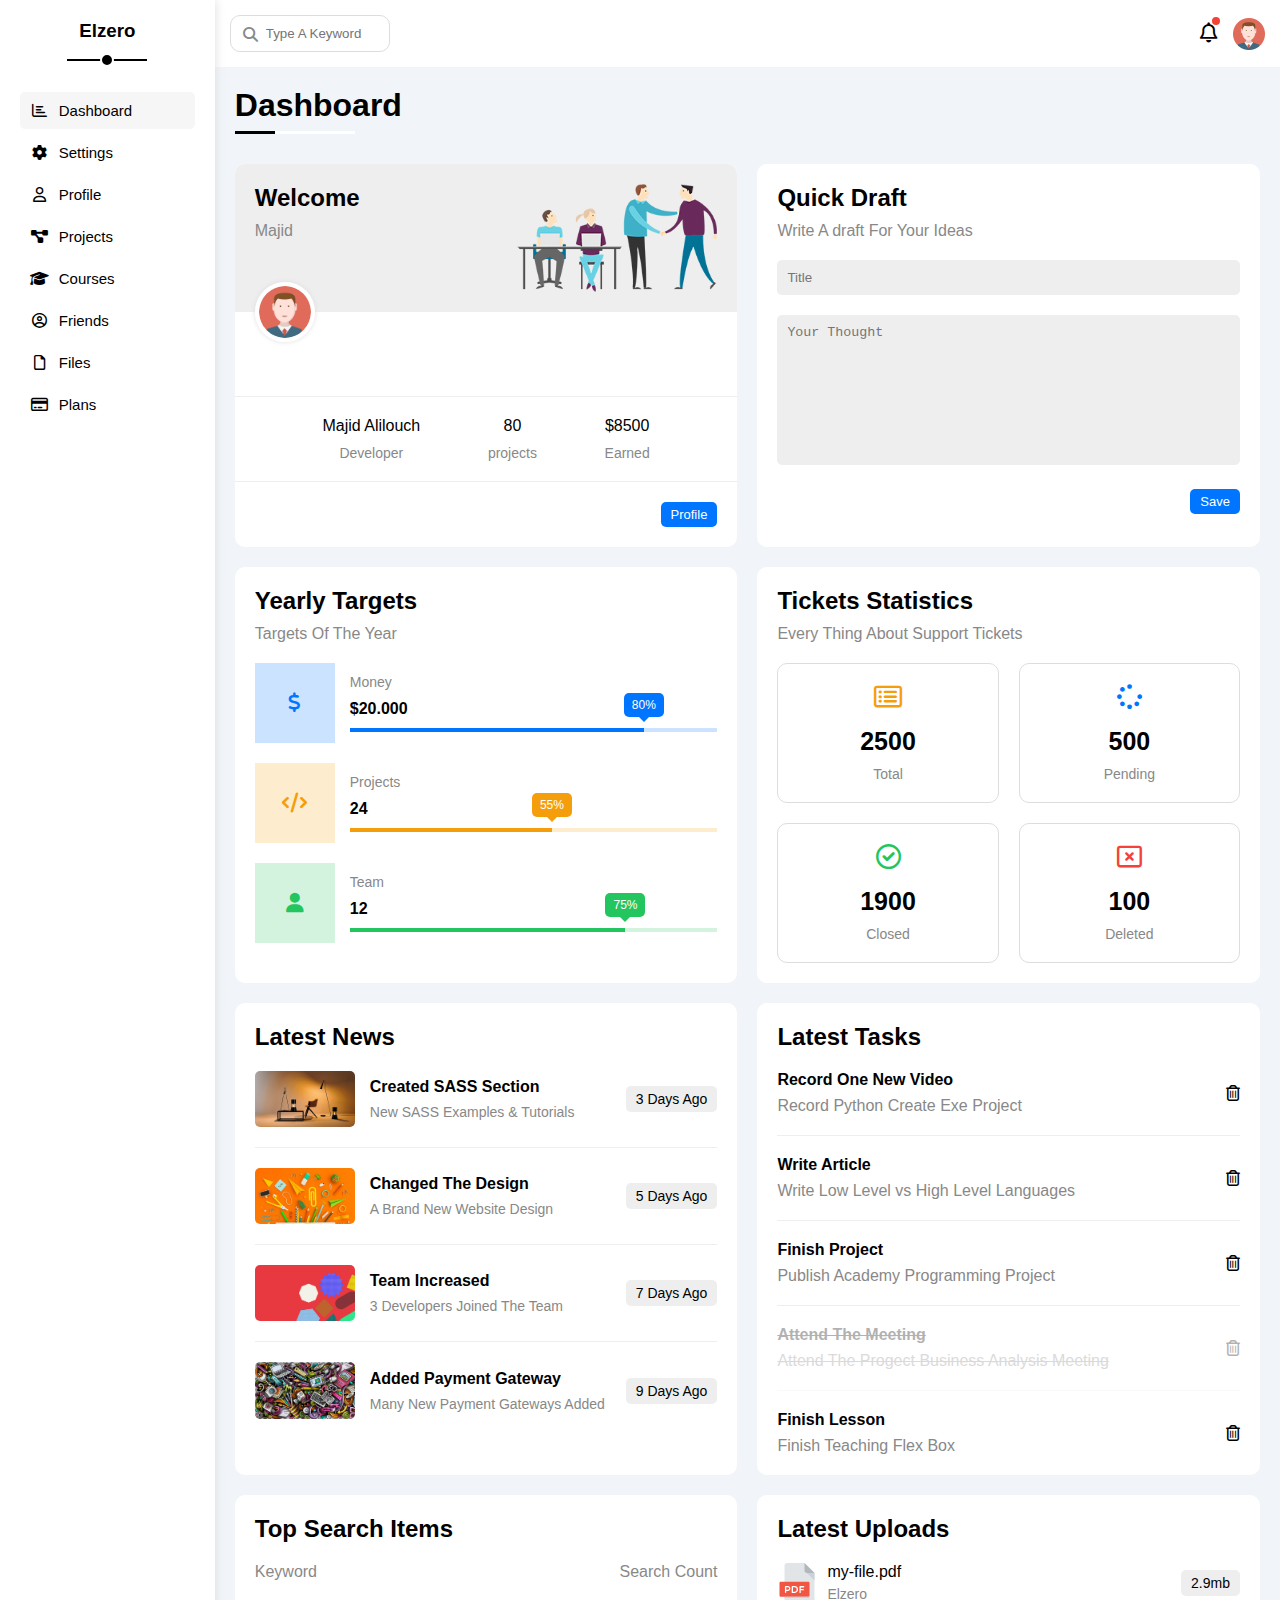
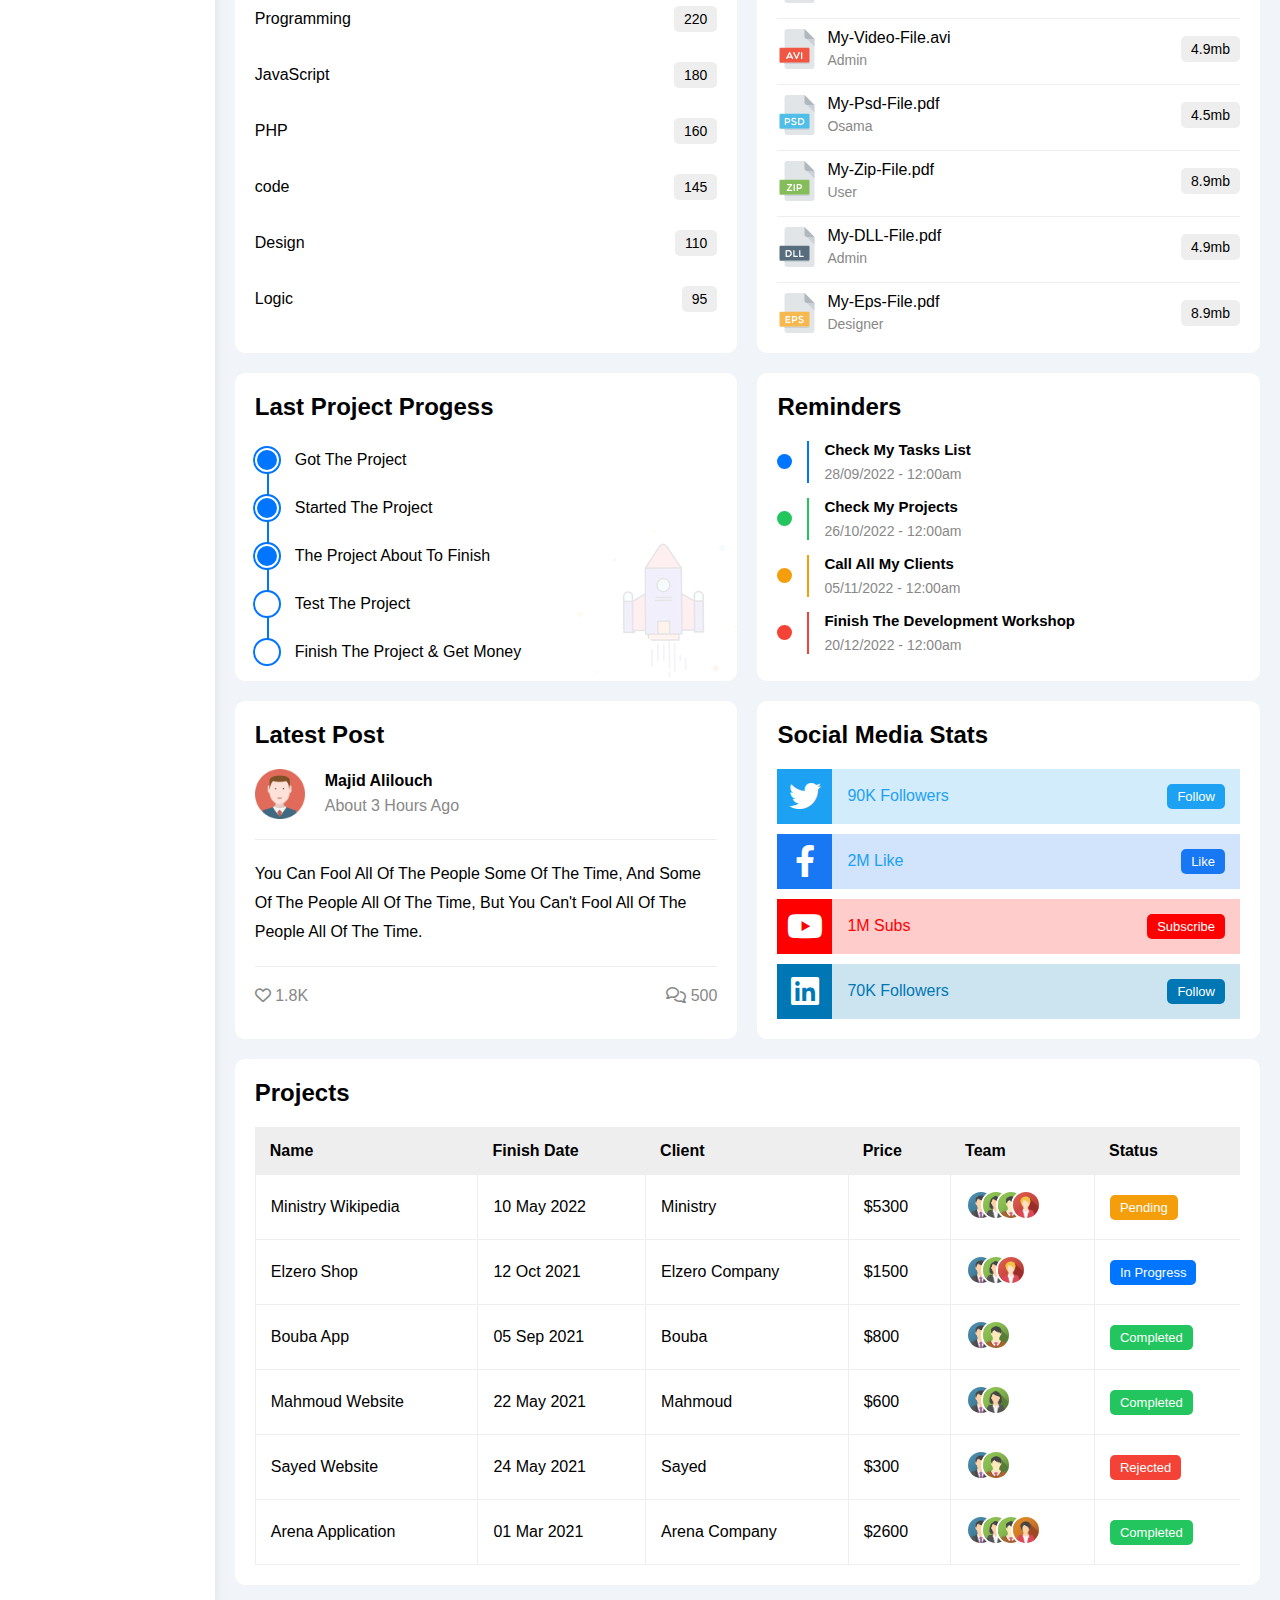
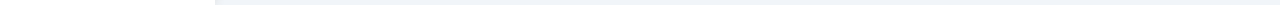
<file: index.html>
<!DOCTYPE html>
<html lang="en">
  <head>
    <meta charset="UTF-8" />
    <meta http-equiv="X-UA-Compatible" content="IE=edge" />
    <meta name="viewport" content="width=device-width, initial-scale=1.0" />
    <title>Dashboard</title>
    <!-- css file -->
    <link rel="stylesheet" href="css/master.css" />
    <!-- my framework -->
    <link rel="stylesheet" href="css/framework.css" />
    <!-- font awesome library -->
    <link rel="stylesheet" href="css/all.min.css" />
  </head>
  <body>
    <div class="page">
      <div class="side-bar">
        <h3>Elzero</h3>
        <ul>
          <li>
            <a class="active" href="index.html"
              ><i class="fa-regular fa-chart-bar fa-fw"></i
              ><span>Dashboard</span></a
            >
          </li>
          <li>
            <a href="settings.html"
              ><i class="fa-solid fa-gear fa-fw"></i><span>Settings</span></a
            >
          </li>
          <li>
            <a href="profile.html"
              ><i class="fa-regular fa-user fa-fw"></i><span>Profile</span></a
            >
          </li>
          <li>
            <a href="projects.html"
              ><i class="fa-solid fa-diagram-project fa-fw"></i
              ><span>Projects</span></a
            >
          </li>
          <li>
            <a href="courses.html"
              ><i class="fa-solid fa-graduation-cap fa-fw"></i
              ><span>Courses</span></a
            >
          </li>
          <li>
            <a href="friends.html"
              ><i class="fa-regular fa-circle-user fa-fw"></i
              ><span>Friends</span></a
            >
          </li>
          <li>
            <a href="files.html"
              ><i class="fa-regular fa-file fa-fw"></i><span>Files</span></a
            >
          </li>
          <li>
            <a href="plans.html"
              ><i class="fa-regular fa-credit-card fa-fw"></i
              ><span>Plans</span></a
            >
          </li>
        </ul>
      </div>
      <div class="content">
        <!-- start head -->
        <div class="head">
          <div class="search">
            <input type="search" placeholder="Type A Keyword" />
          </div>
          <div class="icons">
            <span>
              <i class="fa-regular fa-bell fa-lg"></i>
            </span>
            <img src="imgs/avatar.png" alt="avatar" />
          </div>
        </div>
        <!-- end head -->
        <h1 class="main-title">Dashboard</h1>
        <div class="wrapper">
          <div class="welcome b-c-white border-r-10 p-20">
            <div>
              <div>
                <h2>Welcome</h2>
                <p>Majid</p>
              </div>
              <img src="imgs/welcome.png" alt="welcome" />
            </div>
            <img src="imgs/avatar.png" alt="avatar" />
            <div class="info">
              <div>
                <span>Majid Alilouch</span>
                <span>Developer</span>
              </div>
              <div>
                <span>80</span>
                <span>projects</span>
              </div>
              <div>
                <span>$8500</span>
                <span>Earned</span>
              </div>
            </div>
            <a class="main-btn" href="profile.html">Profile</a>
          </div>
          <div class="quick b-c-white border-r-10 p-20">
            <h2>Quick Draft</h2>
            <p>Write A draft For Your Ideas</p>
            <form action="">
              <input class="main-input" type="text" placeholder="Title" />
              <textarea
                class="main-input"
                name=""
                id=""
                placeholder="Your Thought"
              ></textarea>
              <input class="main-btn" type="submit" value="Save" />
            </form>
          </div>
          <div class="targets b-c-white border-r-10 p-20">
            <h2>Yearly Targets</h2>
            <p>Targets Of The Year</p>
            <div class="money">
              <div class="icon">
                <i class="fa-solid fa-dollar-sign fa-lg c-blue"></i>
              </div>
              <div class="info">
                <span>Money</span>
                <span>$20.000</span>
                <div class="prog">
                  <span style="width: 80%">
                    <span>80%</span>
                  </span>
                </div>
              </div>
            </div>
            <div class="proyectos">
              <div class="icon">
                <i class="fa-solid fa-code fa-lg c-orange"></i>
              </div>
              <div class="info">
                <span>Projects</span>
                <span>24</span>
                <div class="prog">
                  <span style="width: 55%">
                    <span>55%</span>
                  </span>
                </div>
              </div>
            </div>
            <div class="team">
              <div class="icon">
                <i class="fa-solid fa-user fa-lg c-green"></i>
              </div>
              <div class="info">
                <span>Team</span>
                <span>12</span>
                <div class="prog">
                  <span style="width: 75%">
                    <span>75%</span>
                  </span>
                </div>
              </div>
            </div>
          </div>
          <div class="stats b-c-white border-r-10 p-20">
            <h2>Tickets Statistics</h2>
            <p>Every Thing About Support Tickets</p>
            <div class="info">
              <div>
                <i
                  class="fa-regular fa-rectangle-list fa-2x mb-10 c-orange"
                ></i>
                <span>2500</span>Total
              </div>
              <div>
                <i class="fa-solid fa-spinner fa-2x mb-10 c-blue"></i>
                <span>500</span>Pending
              </div>
              <div>
                <i class="fa-regular fa-circle-check fa-2x mb-10 c-green"></i>
                <span>1900</span>Closed
              </div>
              <div>
                <i class="fa-regular fa-rectangle-xmark fa-2x mb-10 c-red"></i>
                <span>100</span>Deleted
              </div>
            </div>
          </div>
          <div class="news b-c-white border-r-10 p-20">
            <h2>Latest News</h2>
            <div>
              <img src="imgs/news-01.png" alt="news" />
              <div class="info">
                <h3>Created SASS Section</h3>
                <p>New SASS Examples & Tutorials</p>
              </div>
              <div>3 Days Ago</div>
            </div>
            <div>
              <img src="imgs/news-02.png" alt="news" />
              <div class="info">
                <h3>Changed The Design</h3>
                <p>A Brand New Website Design</p>
              </div>
              <div>5 Days Ago</div>
            </div>
            <div>
              <img src="imgs/news-03.png" alt="news" />
              <div class="info">
                <h3>Team Increased</h3>
                <p>3 Developers Joined The Team</p>
              </div>
              <div>7 Days Ago</div>
            </div>
            <div>
              <img src="imgs/news-04.png" alt="news" />
              <div class="info">
                <h3>Added Payment Gateway</h3>
                <p>Many New Payment Gateways Added</p>
              </div>
              <div>9 Days Ago</div>
            </div>
          </div>
          <div class="tasks b-c-white border-r-10 p-20">
            <h2>Latest Tasks</h2>
            <div>
              <div>
                <h3>Record One New Video</h3>
                <p>Record Python Create Exe Project</p>
              </div>
              <i class="fa-regular fa-trash-can delete"></i>
            </div>
            <div>
              <div>
                <h3>Write Article</h3>
                <p>Write Low Level vs High Level Languages</p>
              </div>
              <i class="fa-regular fa-trash-can delete"></i>
            </div>
            <div>
              <div>
                <h3>Finish Project</h3>
                <p>Publish Academy Programming Project</p>
              </div>
              <i class="fa-regular fa-trash-can delete"></i>
            </div>
            <div>
              <div>
                <h3>Attend The Meeting</h3>
                <p>Attend The Progect Business Analysis Meeting</p>
              </div>
              <i class="fa-regular fa-trash-can delete"></i>
            </div>
            <div>
              <div>
                <h3>Finish Lesson</h3>
                <p>Finish Teaching Flex Box</p>
              </div>
              <i class="fa-regular fa-trash-can delete"></i>
            </div>
          </div>
          <div class="search b-c-white border-r-10 p-20">
            <h2>Top Search Items</h2>
            <div class="items-head">
              <div>Keyword</div>
              <div>Search Count</div>
            </div>
            <div class="items">
              <span>Programming</span>
              <span>220</span>
            </div>
            <div class="items">
              <span>JavaScript</span>
              <span>180</span>
            </div>
            <div class="items">
              <span>PHP</span>
              <span>160</span>
            </div>
            <div class="items">
              <span>code</span>
              <span>145</span>
            </div>
            <div class="items">
              <span>Design</span>
              <span>110</span>
            </div>
            <div class="items">
              <span>Logic</span>
              <span>95</span>
            </div>
          </div>
          <div class="uploads b-c-white border-r-10 p-20">
            <h2>Latest Uploads</h2>
            <ul>
              <li>
                <div>
                  <img src="imgs/pdf.svg" alt="pdf" />
                  <div><span>my-file.pdf</span><span>Elzero</span></div>
                </div>
                <div>2.9mb</div>
              </li>
              <li>
                <div>
                  <img src="imgs/avi.svg" alt="avi" />
                  <div><span>My-Video-File.avi</span><span>Admin</span></div>
                </div>
                <div>4.9mb</div>
              </li>
              <li>
                <div>
                  <img src="imgs/psd.svg" alt="psd" />
                  <div><span>My-Psd-File.pdf</span><span>Osama</span></div>
                </div>
                <div>4.5mb</div>
              </li>
              <li>
                <div>
                  <img src="imgs/zip.svg" alt="zip" />
                  <div><span>My-Zip-File.pdf</span><span>User</span></div>
                </div>
                <div>8.9mb</div>
              </li>
              <li>
                <div>
                  <img src="imgs/dll.svg" alt="dll" />
                  <div><span>My-DLL-File.pdf</span><span>Admin</span></div>
                </div>
                <div>4.9mb</div>
              </li>
              <li>
                <div>
                  <img src="imgs/eps.svg" alt="eps" />
                  <div><span>My-Eps-File.pdf</span><span>Designer</span></div>
                </div>
                <div>8.9mb</div>
              </li>
            </ul>
          </div>
          <div class="project-prog b-c-white border-r-10 p-20">
            <h2>Last Project Progess</h2>
            <ul>
              <li>Got The Project</li>
              <li>Started The Project</li>
              <li>The Project About To Finish</li>
              <li>Test The Project</li>
              <li>Finish The Project & Get Money</li>
            </ul>
            <img src="imgs/project.png" alt="Project" />
          </div>
          <div class="reminders b-c-white border-r-10 p-20">
            <h2>Reminders</h2>
            <ul>
              <li>
                <span class="b-c-blue"></span>
                <div>
                  <p>Check My Tasks List</p>
                  <span>28/09/2022 - 12:00am </span>
                </div>
              </li>
              <li>
                <span class="b-c-green"></span>
                <div>
                  <p>Check My Projects</p>
                  <span>26/10/2022 - 12:00am </span>
                </div>
              </li>
              <li>
                <span class="b-c-orange"></span>
                <div>
                  <p>Call All My Clients</p>
                  <span>05/11/2022 - 12:00am </span>
                </div>
              </li>
              <li>
                <span class="b-c-red"></span>
                <div>
                  <p>Finish The Development Workshop</p>
                  <span>20/12/2022 - 12:00am </span>
                </div>
              </li>
            </ul>
          </div>
          <div class="post b-c-white border-r-10 p-20">
            <h2>Latest Post</h2>
            <div>
              <img src="imgs/avatar.png" alt="avatar" />
              <div class="info">
                <span>Majid Alilouch</span><span>About 3 Hours Ago</span>
              </div>
            </div>
            <div class="paragraph">
              You Can Fool All Of The People Some Of The Time, And Some Of The
              People All Of The Time, But You Can't Fool All Of The People All
              Of The Time.
            </div>
            <div class="foot">
              <div>
                <i class="fa-regular fa-heart"></i>
                <span>1.8K</span>
              </div>
              <div>
                <i class="fa-regular fa-comments"></i>
                <span>500</span>
              </div>
            </div>
          </div>
          <div class="social b-c-white border-r-10 p-20">
            <h2>Social Media Stats</h2>
            <div class="twitter">
              <i
                class="fa-brands fa-twitter fa-2x c-white h-full center-flex"
              ></i>
              <span>90K Followers</span>
              <a class="main-btn" href="#">Follow</a>
            </div>
            <div class="facebook">
              <i
                class="fa-brands fa-facebook-f fa-2x c-white h-full center-flex"
              ></i>
              <span>2M Like</span>
              <a class="main-btn" href="#">Like</a>
            </div>
            <div class="youtube">
              <i
                class="fa-brands fa-youtube fa-2x c-white h-full center-flex"
              ></i>
              <span>1M Subs</span>
              <a class="main-btn" href="#">Subscribe</a>
            </div>
            <div class="linkedin">
              <i
                class="fa-brands fa-linkedin fa-2x c-white h-full center-flex"
              ></i>
              <span>70K Followers</span>
              <a class="main-btn" href="#">Follow</a>
            </div>
          </div>
        </div>
        <!-- start projects table -->
        <div class="projects">
          <h2>Projects</h2>
          <div class="responsive-table">
            <table>
              <thead>
                <tr>
                  <td>Name</td>
                  <td>Finish Date</td>
                  <td>Client</td>
                  <td>Price</td>
                  <td>Team</td>
                  <td>Status</td>
                </tr>
              </thead>
              <tbody>
                <tr>
                  <td>Ministry Wikipedia</td>
                  <td>10 May 2022</td>
                  <td>Ministry</td>
                  <td>$5300</td>
                  <td>
                    <img src="imgs/team-01.png" alt="team" /><img
                      src="imgs/team-02.png"
                      alt="team"
                    /><img src="imgs/team-03.png" alt="team" /><img
                      src="imgs/team-05.png"
                      alt="team"
                    />
                  </td>
                  <td><span class="b-c-orange main-btn">Pending</span></td>
                </tr>
                <tr>
                  <td>Elzero Shop</td>
                  <td>12 Oct 2021</td>
                  <td>Elzero Company</td>
                  <td>$1500</td>
                  <td>
                    <img src="imgs/team-01.png" alt="team" /><img
                      src="imgs/team-02.png"
                      alt="team"
                    /><img src="imgs/team-05.png" alt="team" />
                  </td>
                  <td><span class="b-c-blue main-btn">In Progress</span></td>
                </tr>
                <tr>
                  <td>Bouba App</td>
                  <td>05 Sep 2021</td>
                  <td>Bouba</td>
                  <td>$800</td>
                  <td>
                    <img src="imgs/team-01.png" alt="team" /><img
                      src="imgs/team-03.png"
                      alt="team"
                    />
                  </td>
                  <td><span class="b-c-green main-btn">Completed</span></td>
                </tr>
                <tr>
                  <td>Mahmoud Website</td>
                  <td>22 May 2021</td>
                  <td>Mahmoud</td>
                  <td>$600</td>
                  <td>
                    <img src="imgs/team-01.png" alt="team" /><img
                      src="imgs/team-02.png"
                      alt="team"
                    />
                  </td>
                  <td><span class="b-c-green main-btn">Completed</span></td>
                </tr>
                <tr>
                  <td>Sayed Website</td>
                  <td>24 May 2021</td>
                  <td>Sayed</td>
                  <td>$300</td>
                  <td>
                    <img src="imgs/team-01.png" alt="team" /><img
                      src="imgs/team-03.png"
                      alt="team"
                    />
                  </td>
                  <td><span class="b-c-red main-btn">Rejected</span></td>
                </tr>
                <tr>
                  <td>Arena Application</td>
                  <td>01 Mar 2021</td>
                  <td>Arena Company</td>
                  <td>$2600</td>
                  <td>
                    <img src="imgs/team-01.png" alt="team" /><img
                      src="imgs/team-02.png"
                      alt="team"
                    /><img src="imgs/team-03.png" alt="team" /><img
                      src="imgs/team-04.png"
                      alt="team"
                    />
                  </td>
                  <td><span class="b-c-green main-btn">Completed</span></td>
                </tr>
              </tbody>
            </table>
          </div>
        </div>
        <!-- end projects table -->
      </div>
    </div>
  </body>
</html>
</file>
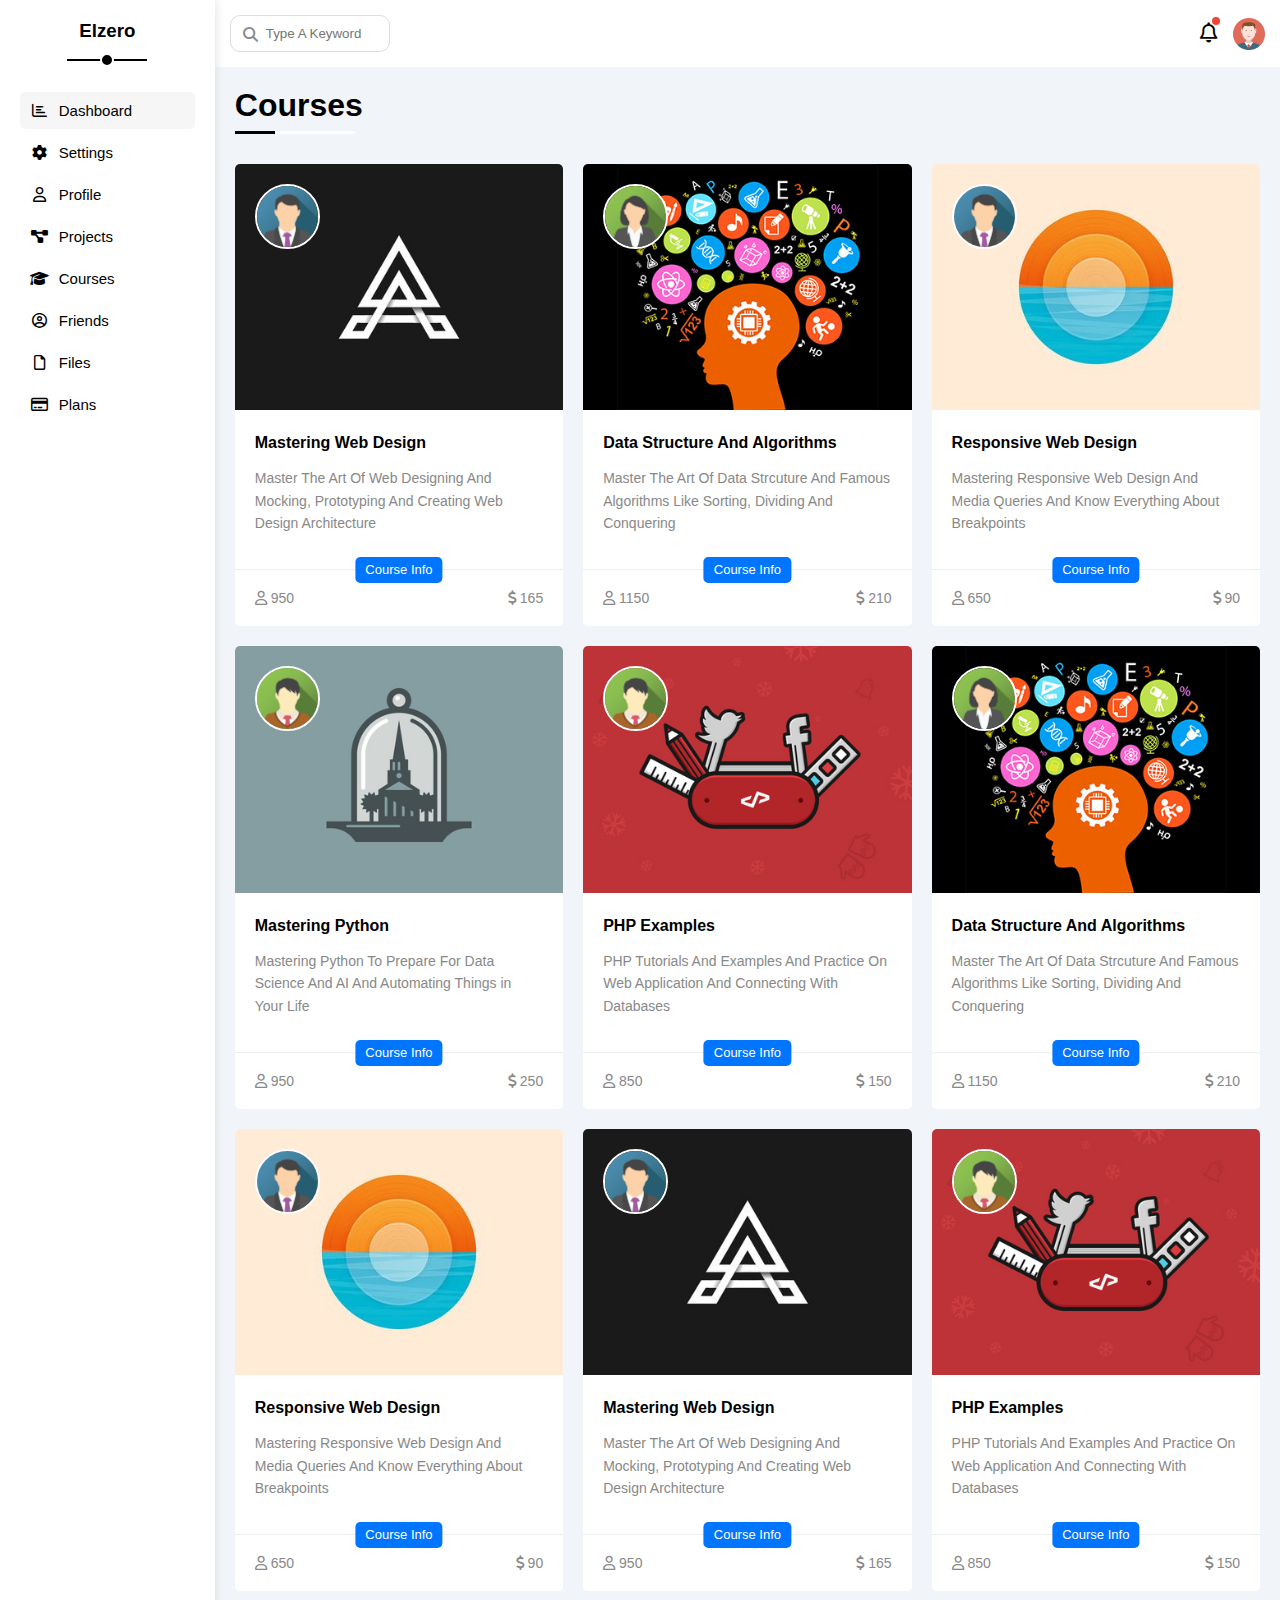
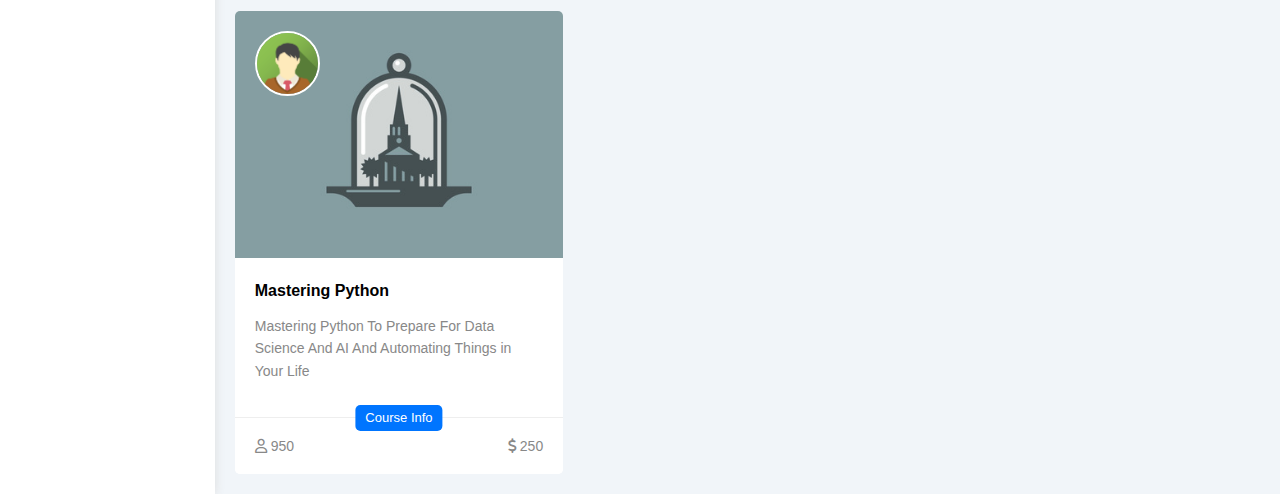
<file: courses.html>
<!DOCTYPE html>
<html lang="en">
  <head>
    <meta charset="UTF-8" />
    <meta http-equiv="X-UA-Compatible" content="IE=edge" />
    <meta name="viewport" content="width=device-width, initial-scale=1.0" />
    <title>Courses</title>
    <!-- css file -->
    <link rel="stylesheet" href="css/master.css" />
    <!-- my framework -->
    <link rel="stylesheet" href="css/framework.css" />
    <!-- font awesome library -->
    <link rel="stylesheet" href="css/all.min.css" />
  </head>
  <body>
    <div class="page">
      <div class="side-bar">
        <h3>Elzero</h3>
        <ul>
          <li>
            <a class="active" href="index.html"
              ><i class="fa-regular fa-chart-bar fa-fw"></i
              ><span>Dashboard</span></a
            >
          </li>
          <li>
            <a href="Settings.html"
              ><i class="fa-solid fa-gear fa-fw"></i><span>Settings</span></a
            >
          </li>
          <li>
            <a href="profile.html"
              ><i class="fa-regular fa-user fa-fw"></i><span>Profile</span></a
            >
          </li>
          <li>
            <a href="projects.html"
              ><i class="fa-solid fa-diagram-project fa-fw"></i
              ><span>Projects</span></a
            >
          </li>
          <li>
            <a href="courses.html"
              ><i class="fa-solid fa-graduation-cap fa-fw"></i
              ><span>Courses</span></a
            >
          </li>
          <li>
            <a href="friends.html"
              ><i class="fa-regular fa-circle-user fa-fw"></i
              ><span>Friends</span></a
            >
          </li>
          <li>
            <a href="files.html"
              ><i class="fa-regular fa-file fa-fw"></i><span>Files</span></a
            >
          </li>
          <li>
            <a href="plans.html"
              ><i class="fa-regular fa-credit-card fa-fw"></i
              ><span>Plans</span></a
            >
          </li>
        </ul>
      </div>
      <div class="content">
        <!-- start head -->
        <div class="head">
          <div class="search">
            <input type="search" placeholder="Type A Keyword" />
          </div>
          <div class="icons">
            <span>
              <i class="fa-regular fa-bell fa-lg"></i>
            </span>
            <img src="imgs/avatar.png" alt="avatar" />
          </div>
        </div>
        <!-- end head -->
        <h1 class="main-title">Courses</h1>
        <div class="courses-page">
          <div class="box b-c-white border-r-5">
            <img src="imgs/course-01.jpg" alt="course img" />
            <img src="imgs/team-01.png" alt="team member" />
            <div class="text">
              <h4>Mastering Web Design</h4>
              <p>
                Master The Art Of Web Designing And Mocking, Prototyping And
                Creating Web Design Architecture
              </p>
            </div>
            <div class="info">
              <span class="main-btn">Course Info</span>
              <span><i class="fa-regular fa-user"></i> 950</span>
              <span><i class="fa-solid fa-dollar-sign"></i> 165</span>
            </div>
          </div>
          <div class="box b-c-white border-r-5">
            <img src="imgs/course-02.jpg" alt="course img" />
            <img src="imgs/team-02.png" alt="team member" />
            <div class="text">
              <h4>Data Structure And Algorithms</h4>
              <p>
                Master The Art Of Data Strcuture And Famous Algorithms Like
                Sorting, Dividing And Conquering
              </p>
            </div>
            <div class="info">
              <span class="main-btn">Course Info</span>
              <span><i class="fa-regular fa-user"></i> 1150</span>
              <span><i class="fa-solid fa-dollar-sign"></i> 210</span>
            </div>
          </div>
          <div class="box b-c-white border-r-5">
            <img src="imgs/course-03.jpg" alt="course img" />
            <img src="imgs/team-01.png" alt="team member" />
            <div class="text">
              <h4>Responsive Web Design</h4>
              <p>
                Mastering Responsive Web Design And Media Queries And Know
                Everything About Breakpoints
              </p>
            </div>
            <div class="info">
              <span class="main-btn">Course Info</span>
              <span><i class="fa-regular fa-user"></i> 650</span>
              <span><i class="fa-solid fa-dollar-sign"></i> 90</span>
            </div>
          </div>
          <div class="box b-c-white border-r-5">
            <img src="imgs/course-04.jpg" alt="course img" />
            <img src="imgs/team-03.png" alt="team member" />
            <div class="text">
              <h4>Mastering Python</h4>
              <p>
                Mastering Python To Prepare For Data Science And AI And
                Automating Things in Your Life
              </p>
            </div>
            <div class="info">
              <span class="main-btn">Course Info</span>
              <span><i class="fa-regular fa-user"></i> 950</span>
              <span><i class="fa-solid fa-dollar-sign"></i> 250</span>
            </div>
          </div>
          <div class="box b-c-white border-r-5">
            <img src="imgs/course-05.jpg" alt="course img" />
            <img src="imgs/team-03.png" alt="team member" />
            <div class="text">
              <h4>PHP Examples</h4>
              <p>
                PHP Tutorials And Examples And Practice On Web Application And
                Connecting With Databases
              </p>
            </div>
            <div class="info">
              <span class="main-btn">Course Info</span>
              <span><i class="fa-regular fa-user"></i> 850</span>
              <span><i class="fa-solid fa-dollar-sign"></i> 150</span>
            </div>
          </div>
          <div class="box b-c-white border-r-5">
            <img src="imgs/course-02.jpg" alt="course img" />
            <img src="imgs/team-02.png" alt="team member" />
            <div class="text">
              <h4>Data Structure And Algorithms</h4>
              <p>
                Master The Art Of Data Strcuture And Famous Algorithms Like
                Sorting, Dividing And Conquering
              </p>
            </div>
            <div class="info">
              <span class="main-btn">Course Info</span>
              <span><i class="fa-regular fa-user"></i> 1150</span>
              <span><i class="fa-solid fa-dollar-sign"></i> 210</span>
            </div>
          </div>
          <div class="box b-c-white border-r-5">
            <img src="imgs/course-03.jpg" alt="course img" />
            <img src="imgs/team-01.png" alt="team member" />
            <div class="text">
              <h4>Responsive Web Design</h4>
              <p>
                Mastering Responsive Web Design And Media Queries And Know
                Everything About Breakpoints
              </p>
            </div>
            <div class="info">
              <span class="main-btn">Course Info</span>
              <span><i class="fa-regular fa-user"></i> 650</span>
              <span><i class="fa-solid fa-dollar-sign"></i> 90</span>
            </div>
          </div>
          <div class="box b-c-white border-r-5">
            <img src="imgs/course-01.jpg" alt="course img" />
            <img src="imgs/team-01.png" alt="team member" />
            <div class="text">
              <h4>Mastering Web Design</h4>
              <p>
                Master The Art Of Web Designing And Mocking, Prototyping And
                Creating Web Design Architecture
              </p>
            </div>
            <div class="info">
              <span class="main-btn">Course Info</span>
              <span><i class="fa-regular fa-user"></i> 950</span>
              <span><i class="fa-solid fa-dollar-sign"></i> 165</span>
            </div>
          </div>
          <div class="box b-c-white border-r-5">
            <img src="imgs/course-05.jpg" alt="course img" />
            <img src="imgs/team-03.png" alt="team member" />
            <div class="text">
              <h4>PHP Examples</h4>
              <p>
                PHP Tutorials And Examples And Practice On Web Application And
                Connecting With Databases
              </p>
            </div>
            <div class="info">
              <span class="main-btn">Course Info</span>
              <span><i class="fa-regular fa-user"></i> 850</span>
              <span><i class="fa-solid fa-dollar-sign"></i> 150</span>
            </div>
          </div>
          <div class="box b-c-white border-r-5">
            <img src="imgs/course-04.jpg" alt="course img" />
            <img src="imgs/team-03.png" alt="team member" />
            <div class="text">
              <h4>Mastering Python</h4>
              <p>
                Mastering Python To Prepare For Data Science And AI And
                Automating Things in Your Life
              </p>
            </div>
            <div class="info">
              <span class="main-btn">Course Info</span>
              <span><i class="fa-regular fa-user"></i> 950</span>
              <span><i class="fa-solid fa-dollar-sign"></i> 250</span>
            </div>
          </div>
        </div>
      </div>
    </div>
  </body>
</html>
</file>
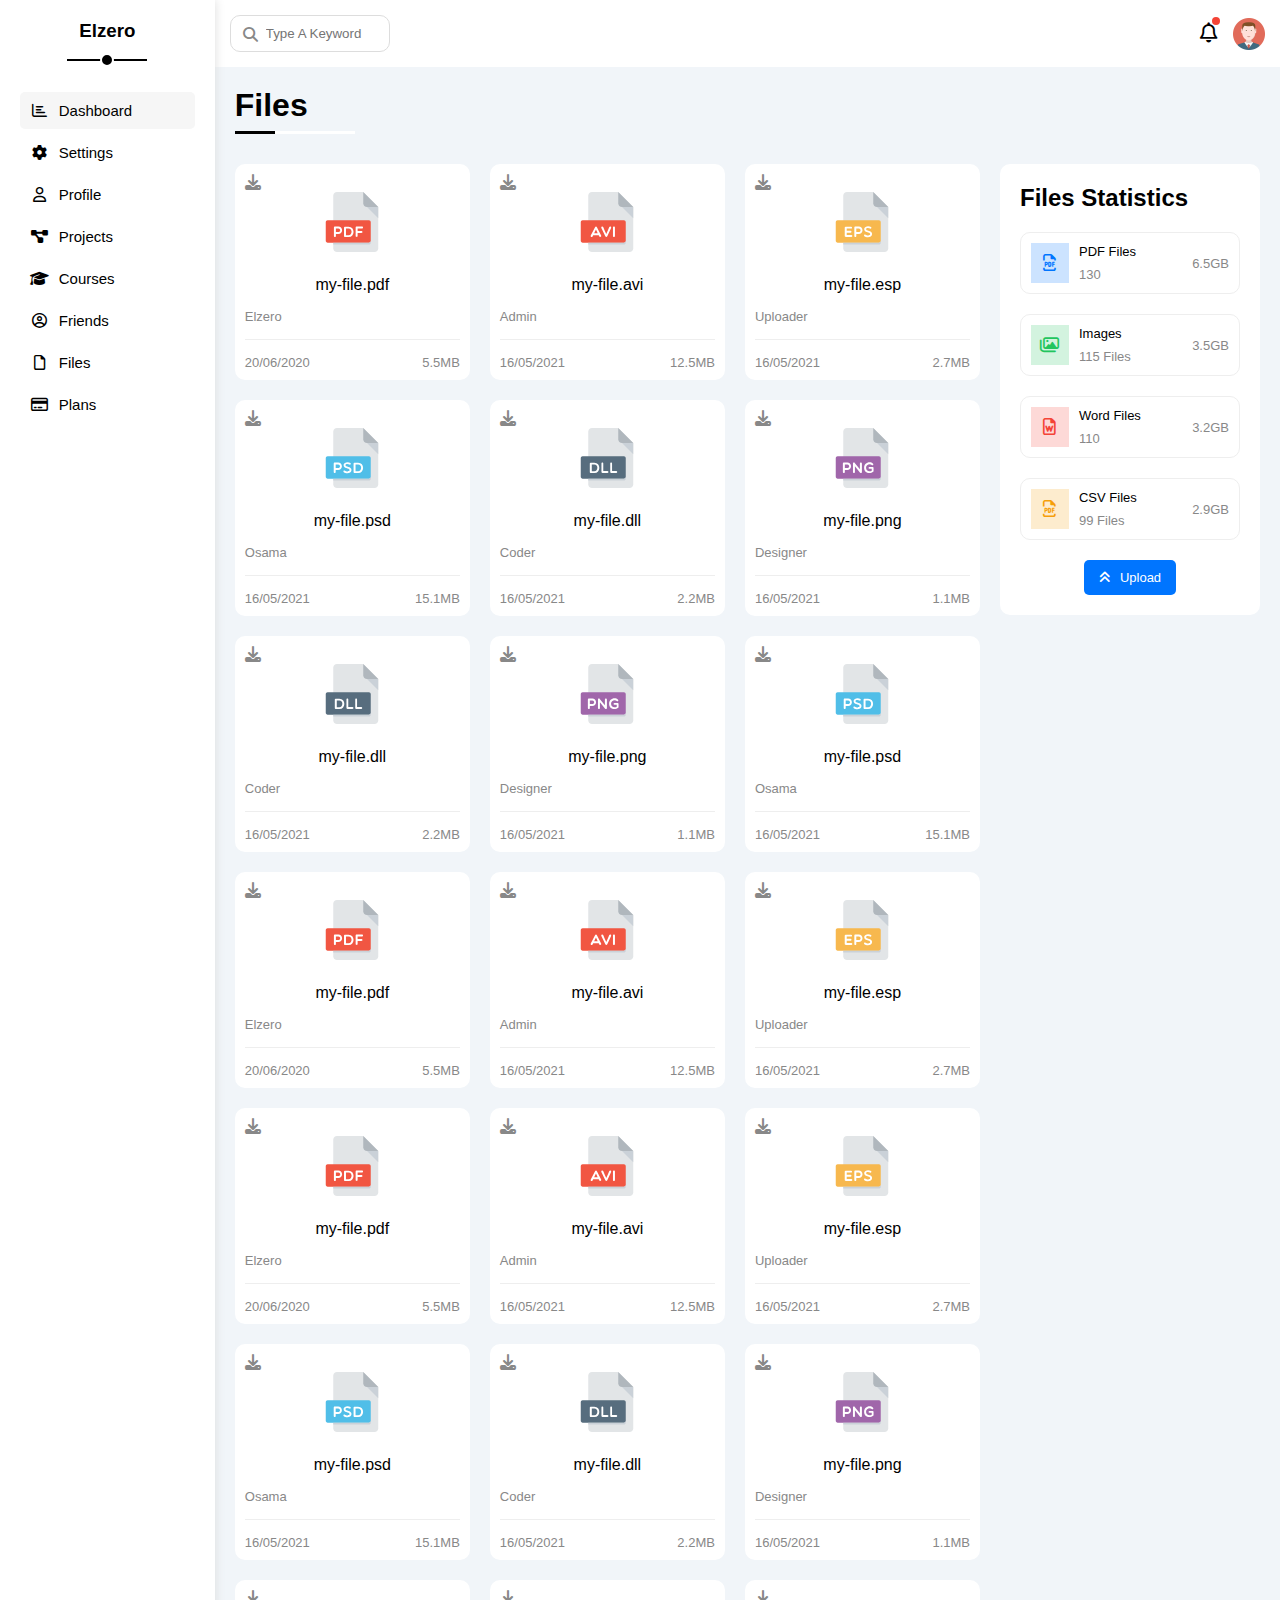
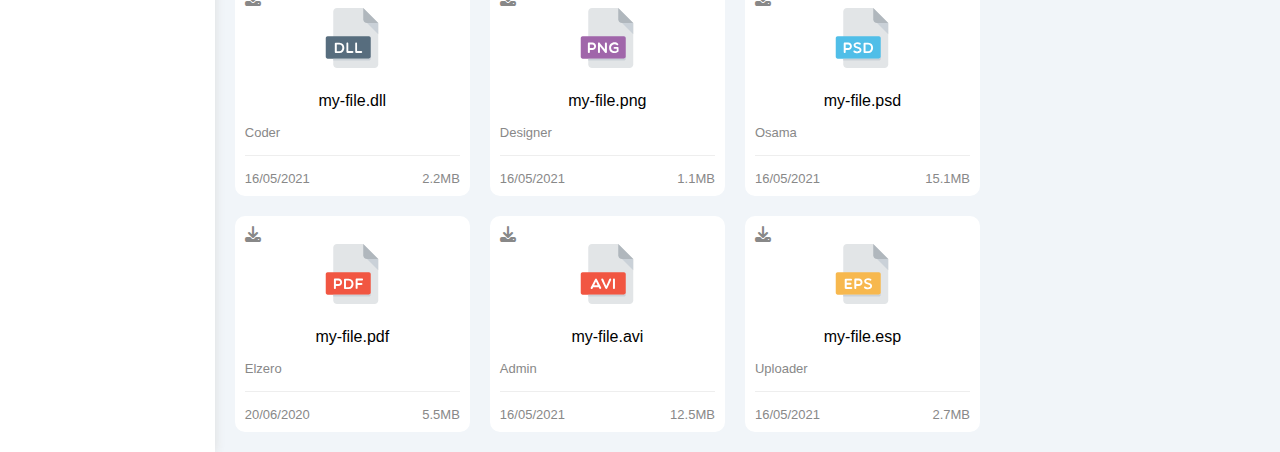
<file: files.html>
<!DOCTYPE html>
<html lang="en">
  <head>
    <meta charset="UTF-8" />
    <meta http-equiv="X-UA-Compatible" content="IE=edge" />
    <meta name="viewport" content="width=device-width, initial-scale=1.0" />
    <title>Files</title>
    <!-- css file -->
    <link rel="stylesheet" href="css/master.css" />
    <!-- my framework -->
    <link rel="stylesheet" href="css/framework.css" />
    <!-- font awesome library -->
    <link rel="stylesheet" href="css/all.min.css" />
  </head>
  <body>
    <div class="page">
      <div class="side-bar">
        <h3>Elzero</h3>
        <ul>
          <li>
            <a class="active" href="index.html"
              ><i class="fa-regular fa-chart-bar fa-fw"></i
              ><span>Dashboard</span></a
            >
          </li>
          <li>
            <a href="Settings.html"
              ><i class="fa-solid fa-gear fa-fw"></i><span>Settings</span></a
            >
          </li>
          <li>
            <a href="profile.html"
              ><i class="fa-regular fa-user fa-fw"></i><span>Profile</span></a
            >
          </li>
          <li>
            <a href="projects.html"
              ><i class="fa-solid fa-diagram-project fa-fw"></i
              ><span>Projects</span></a
            >
          </li>
          <li>
            <a href="courses.html"
              ><i class="fa-solid fa-graduation-cap fa-fw"></i
              ><span>Courses</span></a
            >
          </li>
          <li>
            <a href="friends.html"
              ><i class="fa-regular fa-circle-user fa-fw"></i
              ><span>Friends</span></a
            >
          </li>
          <li>
            <a href="files.html"
              ><i class="fa-regular fa-file fa-fw"></i><span>Files</span></a
            >
          </li>
          <li>
            <a href="plans.html"
              ><i class="fa-regular fa-credit-card fa-fw"></i
              ><span>Plans</span></a
            >
          </li>
        </ul>
      </div>
      <div class="content">
        <!-- start head -->
        <div class="head">
          <div class="search">
            <input type="search" placeholder="Type A Keyword" />
          </div>
          <div class="icons">
            <span>
              <i class="fa-regular fa-bell fa-lg"></i>
            </span>
            <img src="imgs/avatar.png" alt="avatar" />
          </div>
        </div>
        <!-- end head -->
        <h1 class="main-title">Files</h1>
        <div class="files-page">
          <div class="files-stats b-c-white border-r-10 p-20">
            <h2>Files Statistics</h2>
            <div class="stat">
              <i class="fa-regular fa-file-pdf fa-lg c-blue"></i>
              <div class="info">
                <div><span>PDF Files </span><span>130</span></div>
                <div>6.5GB</div>
              </div>
            </div>
            <div class="stat">
              <i class="fa-regular fa-images fa-lg c-green"></i>
              <div class="info">
                <div><span>Images </span><span>115 Files</span></div>
                <div>3.5GB</div>
              </div>
            </div>
            <div class="stat">
              <i class="fa-regular fa-file-word fa-lg c-red"></i>
              <div class="info">
                <div><span>Word Files </span><span>110</span></div>
                <div>3.2GB</div>
              </div>
            </div>
            <div class="stat">
              <i class="fa-regular fa-file-pdf fa-lg c-orange"></i>
              <div class="info">
                <div><span>CSV Files </span><span>99 Files</span></div>
                <div>2.9GB</div>
              </div>
            </div>
            <a href="#" class="upload"
              ><i class="fa-solid fa-angles-up mr-10"></i>Upload</a
            >
          </div>
          <div class="content">
            <div class="box b-c-white border-r-10 p-10">
              <i class="fa-solid fa-download c-grey p-absolute"></i>
              <div>
                <img src="imgs/pdf.svg" alt="icon" />
              </div>
              <div>my-file.pdf</div>
              <p>Elzero</p>
              <div class="info">
                <span>20/06/2020 </span>
                <span>5.5MB </span>
              </div>
            </div>
            <div class="box b-c-white border-r-10 p-10">
              <i class="fa-solid fa-download c-grey p-absolute"></i>
              <div>
                <img src="imgs/avi.svg" alt="icon" />
              </div>
              <div>my-file.avi</div>
              <p>Admin</p>
              <div class="info">
                <span>16/05/2021 </span>
                <span>12.5MB </span>
              </div>
            </div>
            <div class="box b-c-white border-r-10 p-10">
              <i class="fa-solid fa-download c-grey p-absolute"></i>
              <div>
                <img src="imgs/eps.svg" alt="icon" />
              </div>
              <div>my-file.esp</div>
              <p>Uploader</p>
              <div class="info">
                <span>16/05/2021 </span>
                <span>2.7MB </span>
              </div>
            </div>
            <div class="box b-c-white border-r-10 p-10">
              <i class="fa-solid fa-download c-grey p-absolute"></i>
              <div>
                <img src="imgs/psd.svg" alt="icon" />
              </div>
              <div>my-file.psd</div>
              <p>Osama</p>
              <div class="info">
                <span>16/05/2021 </span>
                <span>15.1MB </span>
              </div>
            </div>
            <div class="box b-c-white border-r-10 p-10">
              <i class="fa-solid fa-download c-grey p-absolute"></i>
              <div>
                <img src="imgs/dll.svg" alt="icon" />
              </div>
              <div>my-file.dll</div>
              <p>Coder</p>
              <div class="info">
                <span>16/05/2021 </span>
                <span>2.2MB </span>
              </div>
            </div>
            <div class="box b-c-white border-r-10 p-10">
              <i class="fa-solid fa-download c-grey p-absolute"></i>
              <div>
                <img src="imgs/png.svg" alt="icon" />
              </div>
              <div>my-file.png</div>
              <p>Designer</p>
              <div class="info">
                <span>16/05/2021 </span>
                <span>1.1MB </span>
              </div>
            </div>
            <div class="box b-c-white border-r-10 p-10">
              <i class="fa-solid fa-download c-grey p-absolute"></i>
              <div>
                <img src="imgs/dll.svg" alt="icon" />
              </div>
              <div>my-file.dll</div>
              <p>Coder</p>
              <div class="info">
                <span>16/05/2021 </span>
                <span>2.2MB </span>
              </div>
            </div>
            <div class="box b-c-white border-r-10 p-10">
              <i class="fa-solid fa-download c-grey p-absolute"></i>
              <div>
                <img src="imgs/png.svg" alt="icon" />
              </div>
              <div>my-file.png</div>
              <p>Designer</p>
              <div class="info">
                <span>16/05/2021 </span>
                <span>1.1MB </span>
              </div>
            </div>
            <div class="box b-c-white border-r-10 p-10">
              <i class="fa-solid fa-download c-grey p-absolute"></i>
              <div>
                <img src="imgs/psd.svg" alt="icon" />
              </div>
              <div>my-file.psd</div>
              <p>Osama</p>
              <div class="info">
                <span>16/05/2021 </span>
                <span>15.1MB </span>
              </div>
            </div>
            <div class="box b-c-white border-r-10 p-10">
              <i class="fa-solid fa-download c-grey p-absolute"></i>
              <div>
                <img src="imgs/pdf.svg" alt="icon" />
              </div>
              <div>my-file.pdf</div>
              <p>Elzero</p>
              <div class="info">
                <span>20/06/2020 </span>
                <span>5.5MB </span>
              </div>
            </div>
            <div class="box b-c-white border-r-10 p-10">
              <i class="fa-solid fa-download c-grey p-absolute"></i>
              <div>
                <img src="imgs/avi.svg" alt="icon" />
              </div>
              <div>my-file.avi</div>
              <p>Admin</p>
              <div class="info">
                <span>16/05/2021 </span>
                <span>12.5MB </span>
              </div>
            </div>
            <div class="box b-c-white border-r-10 p-10">
              <i class="fa-solid fa-download c-grey p-absolute"></i>
              <div>
                <img src="imgs/eps.svg" alt="icon" />
              </div>
              <div>my-file.esp</div>
              <p>Uploader</p>
              <div class="info">
                <span>16/05/2021 </span>
                <span>2.7MB </span>
              </div>
            </div>
            <div class="box b-c-white border-r-10 p-10">
              <i class="fa-solid fa-download c-grey p-absolute"></i>
              <div>
                <img src="imgs/pdf.svg" alt="icon" />
              </div>
              <div>my-file.pdf</div>
              <p>Elzero</p>
              <div class="info">
                <span>20/06/2020 </span>
                <span>5.5MB </span>
              </div>
            </div>
            <div class="box b-c-white border-r-10 p-10">
              <i class="fa-solid fa-download c-grey p-absolute"></i>
              <div>
                <img src="imgs/avi.svg" alt="icon" />
              </div>
              <div>my-file.avi</div>
              <p>Admin</p>
              <div class="info">
                <span>16/05/2021 </span>
                <span>12.5MB </span>
              </div>
            </div>
            <div class="box b-c-white border-r-10 p-10">
              <i class="fa-solid fa-download c-grey p-absolute"></i>
              <div>
                <img src="imgs/eps.svg" alt="icon" />
              </div>
              <div>my-file.esp</div>
              <p>Uploader</p>
              <div class="info">
                <span>16/05/2021 </span>
                <span>2.7MB </span>
              </div>
            </div>
            <div class="box b-c-white border-r-10 p-10">
              <i class="fa-solid fa-download c-grey p-absolute"></i>
              <div>
                <img src="imgs/psd.svg" alt="icon" />
              </div>
              <div>my-file.psd</div>
              <p>Osama</p>
              <div class="info">
                <span>16/05/2021 </span>
                <span>15.1MB </span>
              </div>
            </div>
            <div class="box b-c-white border-r-10 p-10">
              <i class="fa-solid fa-download c-grey p-absolute"></i>
              <div>
                <img src="imgs/dll.svg" alt="icon" />
              </div>
              <div>my-file.dll</div>
              <p>Coder</p>
              <div class="info">
                <span>16/05/2021 </span>
                <span>2.2MB </span>
              </div>
            </div>
            <div class="box b-c-white border-r-10 p-10">
              <i class="fa-solid fa-download c-grey p-absolute"></i>
              <div>
                <img src="imgs/png.svg" alt="icon" />
              </div>
              <div>my-file.png</div>
              <p>Designer</p>
              <div class="info">
                <span>16/05/2021 </span>
                <span>1.1MB </span>
              </div>
            </div>
            <div class="box b-c-white border-r-10 p-10">
              <i class="fa-solid fa-download c-grey p-absolute"></i>
              <div>
                <img src="imgs/dll.svg" alt="icon" />
              </div>
              <div>my-file.dll</div>
              <p>Coder</p>
              <div class="info">
                <span>16/05/2021 </span>
                <span>2.2MB </span>
              </div>
            </div>
            <div class="box b-c-white border-r-10 p-10">
              <i class="fa-solid fa-download c-grey p-absolute"></i>
              <div>
                <img src="imgs/png.svg" alt="icon" />
              </div>
              <div>my-file.png</div>
              <p>Designer</p>
              <div class="info">
                <span>16/05/2021 </span>
                <span>1.1MB </span>
              </div>
            </div>
            <div class="box b-c-white border-r-10 p-10">
              <i class="fa-solid fa-download c-grey p-absolute"></i>
              <div>
                <img src="imgs/psd.svg" alt="icon" />
              </div>
              <div>my-file.psd</div>
              <p>Osama</p>
              <div class="info">
                <span>16/05/2021 </span>
                <span>15.1MB </span>
              </div>
            </div>
            <div class="box b-c-white border-r-10 p-10">
              <i class="fa-solid fa-download c-grey p-absolute"></i>
              <div>
                <img src="imgs/pdf.svg" alt="icon" />
              </div>
              <div>my-file.pdf</div>
              <p>Elzero</p>
              <div class="info">
                <span>20/06/2020 </span>
                <span>5.5MB </span>
              </div>
            </div>
            <div class="box b-c-white border-r-10 p-10">
              <i class="fa-solid fa-download c-grey p-absolute"></i>
              <div>
                <img src="imgs/avi.svg" alt="icon" />
              </div>
              <div>my-file.avi</div>
              <p>Admin</p>
              <div class="info">
                <span>16/05/2021 </span>
                <span>12.5MB </span>
              </div>
            </div>
            <div class="box b-c-white border-r-10 p-10">
              <i class="fa-solid fa-download c-grey p-absolute"></i>
              <div>
                <img src="imgs/eps.svg" alt="icon" />
              </div>
              <div>my-file.esp</div>
              <p>Uploader</p>
              <div class="info">
                <span>16/05/2021 </span>
                <span>2.7MB </span>
              </div>
            </div>
          </div>
        </div>
      </div>
    </div>
  </body>
</html>
</file>
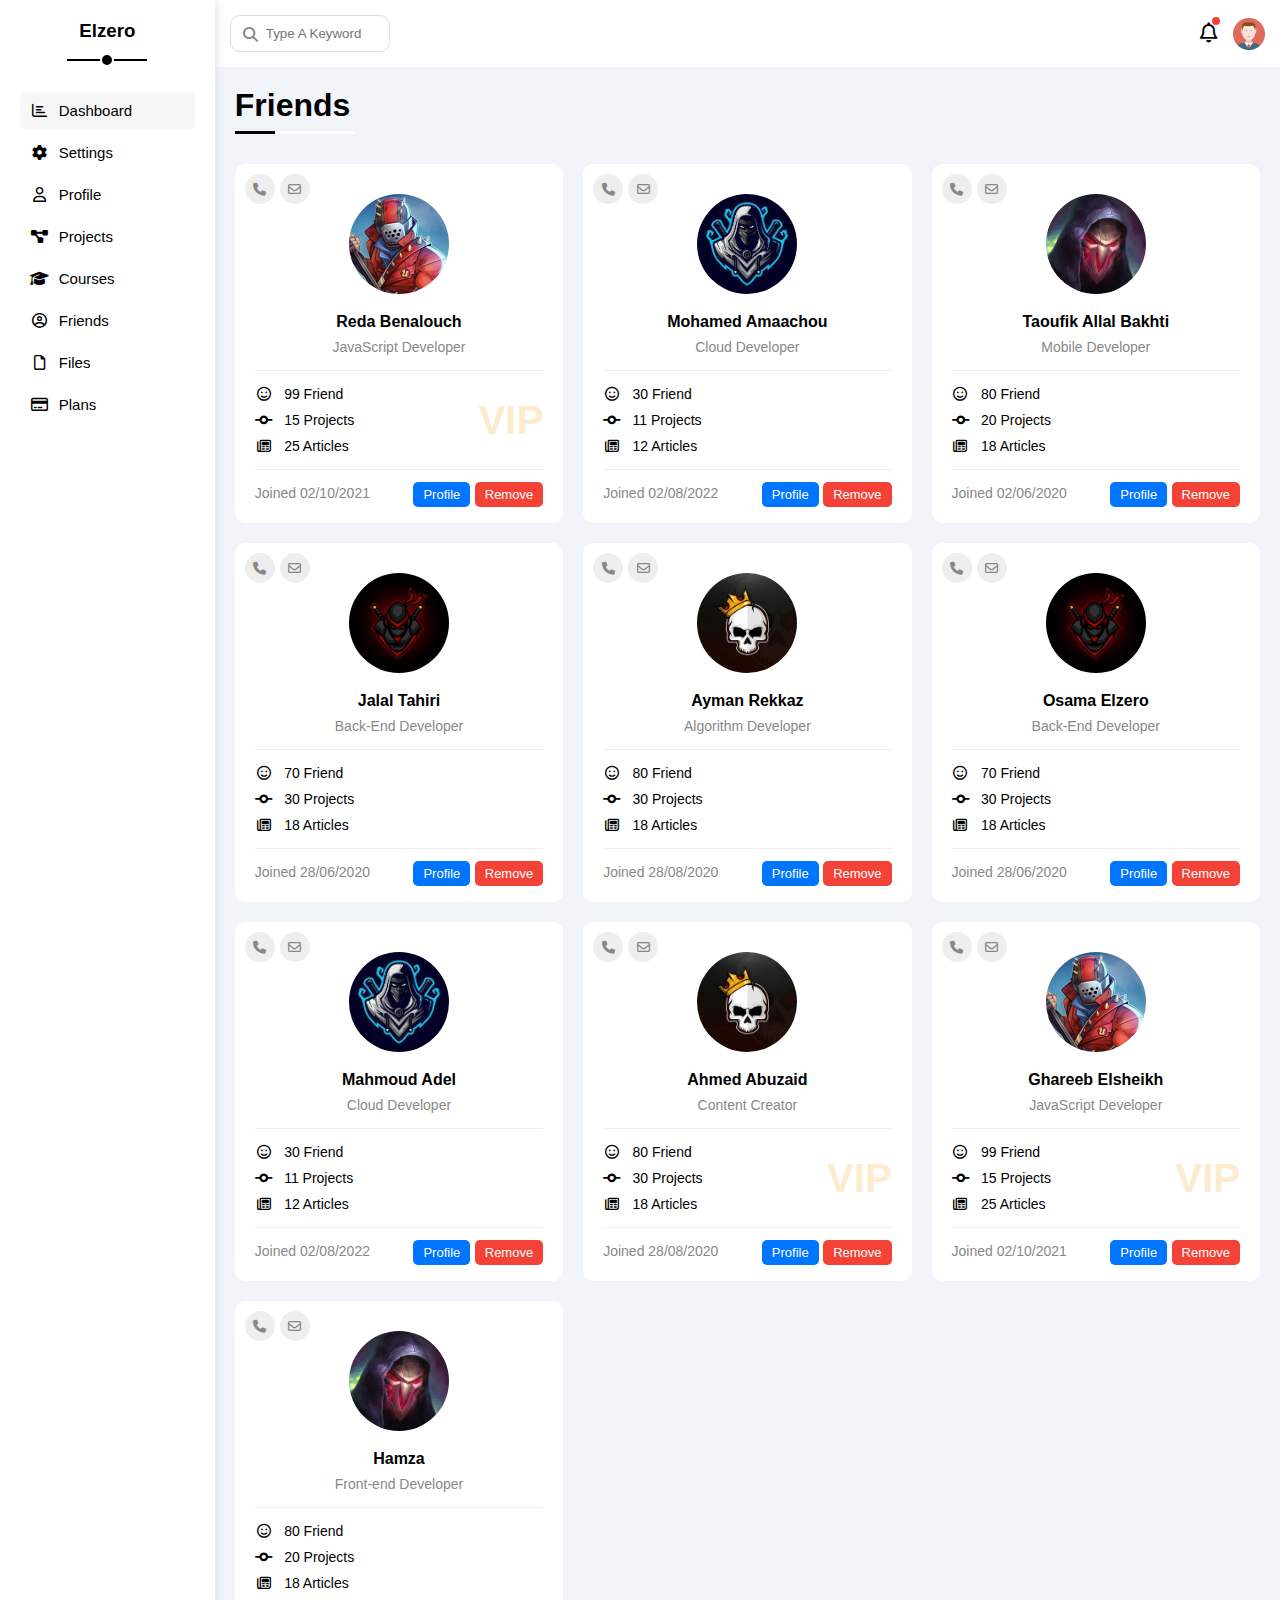
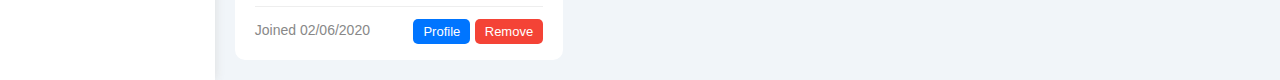
<file: friends.html>
<!DOCTYPE html>
<html lang="en">
  <head>
    <meta charset="UTF-8" />
    <meta http-equiv="X-UA-Compatible" content="IE=edge" />
    <meta name="viewport" content="width=device-width, initial-scale=1.0" />
    <title>Friends</title>
    <!-- css file -->
    <link rel="stylesheet" href="css/master.css" />
    <!-- my framework -->
    <link rel="stylesheet" href="css/framework.css" />
    <!-- font awesome library -->
    <link rel="stylesheet" href="css/all.min.css" />
  </head>
  <body>
    <div class="page">
      <div class="side-bar">
        <h3>Elzero</h3>
        <ul>
          <li>
            <a class="active" href="index.html"
              ><i class="fa-regular fa-chart-bar fa-fw"></i
              ><span>Dashboard</span></a
            >
          </li>
          <li>
            <a href="Settings.html"
              ><i class="fa-solid fa-gear fa-fw"></i><span>Settings</span></a
            >
          </li>
          <li>
            <a href="profile.html"
              ><i class="fa-regular fa-user fa-fw"></i><span>Profile</span></a
            >
          </li>
          <li>
            <a href="projects.html"
              ><i class="fa-solid fa-diagram-project fa-fw"></i
              ><span>Projects</span></a
            >
          </li>
          <li>
            <a href="courses.html"
              ><i class="fa-solid fa-graduation-cap fa-fw"></i
              ><span>Courses</span></a
            >
          </li>
          <li>
            <a href="friends.html"
              ><i class="fa-regular fa-circle-user fa-fw"></i
              ><span>Friends</span></a
            >
          </li>
          <li>
            <a href="files.html"
              ><i class="fa-regular fa-file fa-fw"></i><span>Files</span></a
            >
          </li>
          <li>
            <a href="plans.html"
              ><i class="fa-regular fa-credit-card fa-fw"></i
              ><span>Plans</span></a
            >
          </li>
        </ul>
      </div>
      <div class="content">
        <!-- start head -->
        <div class="head">
          <div class="search">
            <input type="search" placeholder="Type A Keyword" />
          </div>
          <div class="icons">
            <span>
              <i class="fa-regular fa-bell fa-lg"></i>
            </span>
            <img src="imgs/avatar.png" alt="avatar" />
          </div>
        </div>
        <!-- end head -->
        <h1 class="main-title">Friends</h1>
        <div class="friends-page">
          <div class="box p-20 border-r-10 b-c-white">
            <div class="contact">
              <i class="fa-solid fa-phone"></i>
              <i class="fa-regular fa-envelope"></i>
            </div>
            <div class="text">
              <img src="imgs/friend-01.jpg" alt="friend" />
              <h4>Reda Benalouch</h4>
              <p>JavaScript Developer</p>
            </div>
            <div class="icons">
              <div>
                <i class="fa-regular fa-face-smile fa-fw"></i
                ><span> 99 Friend </span>
              </div>
              <div>
                <i class="fa-solid fa-code-commit fa-fw"></i>
                <span> 15 Projects </span>
              </div>
              <div>
                <i class="fa-regular fa-newspaper fa-fw"></i>
                <span> 25 Articles </span>
              </div>
              <span>VIP</span>
            </div>
            <div class="info">
              <span>Joined 02/10/2021 </span>
              <div class="links">
                <a class="main-btn b-c-blue" href="profile.html">Profile</a>
                <a class="main-btn b-c-red" href="#">Remove</a>
              </div>
            </div>
          </div>
          <div class="box p-20 border-r-10 b-c-white">
            <div class="contact">
              <i class="fa-solid fa-phone"></i>
              <i class="fa-regular fa-envelope"></i>
            </div>
            <div class="text">
              <img src="imgs/friend-02.jpg" alt="friend" />
              <h4>Mohamed Amaachou</h4>
              <p>Cloud Developer</p>
            </div>
            <div class="icons">
              <div>
                <i class="fa-regular fa-face-smile fa-fw"></i
                ><span> 30 Friend </span>
              </div>
              <div>
                <i class="fa-solid fa-code-commit fa-fw"></i>
                <span> 11 Projects </span>
              </div>
              <div>
                <i class="fa-regular fa-newspaper fa-fw"></i>
                <span> 12 Articles </span>
              </div>
            </div>
            <div class="info">
              <span>Joined 02/08/2022 </span>
              <div class="links">
                <a class="main-btn b-c-blue" href="profile.html">Profile</a>
                <a class="main-btn b-c-red" href="#">Remove</a>
              </div>
            </div>
          </div>
          <div class="box p-20 border-r-10 b-c-white">
            <div class="contact">
              <i class="fa-solid fa-phone"></i>
              <i class="fa-regular fa-envelope"></i>
            </div>
            <div class="text">
              <img src="imgs/friend-03.jpg" alt="friend" />
              <h4>Taoufik Allal Bakhti</h4>
              <p>Mobile Developer</p>
            </div>
            <div class="icons">
              <div>
                <i class="fa-regular fa-face-smile fa-fw"></i
                ><span> 80 Friend </span>
              </div>
              <div>
                <i class="fa-solid fa-code-commit fa-fw"></i>
                <span> 20 Projects </span>
              </div>
              <div>
                <i class="fa-regular fa-newspaper fa-fw"></i>
                <span> 18 Articles </span>
              </div>
            </div>
            <div class="info">
              <span>Joined 02/06/2020 </span>
              <div class="links">
                <a class="main-btn b-c-blue" href="profile.html">Profile</a>
                <a class="main-btn b-c-red" href="#">Remove</a>
              </div>
            </div>
          </div>
          <div class="box p-20 border-r-10 b-c-white">
            <div class="contact">
              <i class="fa-solid fa-phone"></i>
              <i class="fa-regular fa-envelope"></i>
            </div>
            <div class="text">
              <img src="imgs/friend-04.jpg" alt="friend" />
              <h4>Jalal Tahiri</h4>
              <p>Back-End Developer</p>
            </div>
            <div class="icons">
              <div>
                <i class="fa-regular fa-face-smile fa-fw"></i
                ><span> 70 Friend </span>
              </div>
              <div>
                <i class="fa-solid fa-code-commit fa-fw"></i>
                <span> 30 Projects </span>
              </div>
              <div>
                <i class="fa-regular fa-newspaper fa-fw"></i>
                <span> 18 Articles </span>
              </div>
            </div>
            <div class="info">
              <span>Joined 28/06/2020 </span>
              <div class="links">
                <a class="main-btn b-c-blue" href="profile.html">Profile</a>
                <a class="main-btn b-c-red" href="#">Remove</a>
              </div>
            </div>
          </div>
          <div class="box p-20 border-r-10 b-c-white">
            <div class="contact">
              <i class="fa-solid fa-phone"></i>
              <i class="fa-regular fa-envelope"></i>
            </div>
            <div class="text">
              <img src="imgs/friend-05.jpg" alt="friend" />
              <h4>Ayman Rekkaz</h4>
              <p>Algorithm Developer</p>
            </div>
            <div class="icons">
              <div>
                <i class="fa-regular fa-face-smile fa-fw"></i
                ><span> 80 Friend </span>
              </div>
              <div>
                <i class="fa-solid fa-code-commit fa-fw"></i>
                <span> 30 Projects </span>
              </div>
              <div>
                <i class="fa-regular fa-newspaper fa-fw"></i>
                <span> 18 Articles </span>
              </div>
            </div>
            <div class="info">
              <span>Joined 28/08/2020 </span>
              <div class="links">
                <a class="main-btn b-c-blue" href="profile.html">Profile</a>
                <a class="main-btn b-c-red" href="#">Remove</a>
              </div>
            </div>
          </div>
          <div class="box p-20 border-r-10 b-c-white">
            <div class="contact">
              <i class="fa-solid fa-phone"></i>
              <i class="fa-regular fa-envelope"></i>
            </div>
            <div class="text">
              <img src="imgs/friend-04.jpg" alt="friend" />
              <h4>Osama Elzero</h4>
              <p>Back-End Developer</p>
            </div>
            <div class="icons">
              <div>
                <i class="fa-regular fa-face-smile fa-fw"></i
                ><span> 70 Friend </span>
              </div>
              <div>
                <i class="fa-solid fa-code-commit fa-fw"></i>
                <span> 30 Projects </span>
              </div>
              <div>
                <i class="fa-regular fa-newspaper fa-fw"></i>
                <span> 18 Articles </span>
              </div>
            </div>
            <div class="info">
              <span>Joined 28/06/2020 </span>
              <div class="links">
                <a class="main-btn b-c-blue" href="profile.html">Profile</a>
                <a class="main-btn b-c-red" href="#">Remove</a>
              </div>
            </div>
          </div>
          <div class="box p-20 border-r-10 b-c-white">
            <div class="contact">
              <i class="fa-solid fa-phone"></i>
              <i class="fa-regular fa-envelope"></i>
            </div>
            <div class="text">
              <img src="imgs/friend-02.jpg" alt="friend" />
              <h4>Mahmoud Adel</h4>
              <p>Cloud Developer</p>
            </div>
            <div class="icons">
              <div>
                <i class="fa-regular fa-face-smile fa-fw"></i
                ><span> 30 Friend </span>
              </div>
              <div>
                <i class="fa-solid fa-code-commit fa-fw"></i>
                <span> 11 Projects </span>
              </div>
              <div>
                <i class="fa-regular fa-newspaper fa-fw"></i>
                <span> 12 Articles </span>
              </div>
            </div>
            <div class="info">
              <span>Joined 02/08/2022 </span>
              <div class="links">
                <a class="main-btn b-c-blue" href="profile.html">Profile</a>
                <a class="main-btn b-c-red" href="#">Remove</a>
              </div>
            </div>
          </div>
          <div class="box p-20 border-r-10 b-c-white">
            <div class="contact">
              <i class="fa-solid fa-phone"></i>
              <i class="fa-regular fa-envelope"></i>
            </div>
            <div class="text">
              <img src="imgs/friend-05.jpg" alt="friend" />
              <h4>Ahmed Abuzaid</h4>
              <p>Content Creator</p>
            </div>
            <div class="icons">
              <div>
                <i class="fa-regular fa-face-smile fa-fw"></i
                ><span> 80 Friend </span>
              </div>
              <div>
                <i class="fa-solid fa-code-commit fa-fw"></i>
                <span> 30 Projects </span>
              </div>
              <div>
                <i class="fa-regular fa-newspaper fa-fw"></i>
                <span> 18 Articles </span>
              </div>
              <span>VIP</span>
            </div>
            <div class="info">
              <span>Joined 28/08/2020 </span>
              <div class="links">
                <a class="main-btn b-c-blue" href="profile.html">Profile</a>
                <a class="main-btn b-c-red" href="#">Remove</a>
              </div>
            </div>
          </div>
          <div class="box p-20 border-r-10 b-c-white">
            <div class="contact">
              <i class="fa-solid fa-phone"></i>
              <i class="fa-regular fa-envelope"></i>
            </div>
            <div class="text">
              <img src="imgs/friend-01.jpg" alt="friend" />
              <h4>Ghareeb Elsheikh</h4>
              <p>JavaScript Developer</p>
            </div>
            <div class="icons">
              <div>
                <i class="fa-regular fa-face-smile fa-fw"></i
                ><span> 99 Friend </span>
              </div>
              <div>
                <i class="fa-solid fa-code-commit fa-fw"></i>
                <span> 15 Projects </span>
              </div>
              <div>
                <i class="fa-regular fa-newspaper fa-fw"></i>
                <span> 25 Articles </span>
              </div>
              <span>VIP</span>
            </div>
            <div class="info">
              <span>Joined 02/10/2021 </span>
              <div class="links">
                <a class="main-btn b-c-blue" href="profile.html">Profile</a>
                <a class="main-btn b-c-red" href="#">Remove</a>
              </div>
            </div>
          </div>
          <div class="box p-20 border-r-10 b-c-white">
            <div class="contact">
              <i class="fa-solid fa-phone"></i>
              <i class="fa-regular fa-envelope"></i>
            </div>
            <div class="text">
              <img src="imgs/friend-03.jpg" alt="friend" />
              <h4>Hamza</h4>
              <p>Front-end Developer</p>
            </div>
            <div class="icons">
              <div>
                <i class="fa-regular fa-face-smile fa-fw"></i
                ><span> 80 Friend </span>
              </div>
              <div>
                <i class="fa-solid fa-code-commit fa-fw"></i>
                <span> 20 Projects </span>
              </div>
              <div>
                <i class="fa-regular fa-newspaper fa-fw"></i>
                <span> 18 Articles </span>
              </div>
            </div>
            <div class="info">
              <span>Joined 02/06/2020 </span>
              <div class="links">
                <a class="main-btn b-c-blue" href="profile.html">Profile</a>
                <a class="main-btn b-c-red" href="#">Remove</a>
              </div>
            </div>
          </div>
        </div>
      </div>
    </div>
  </body>
</html>
</file>
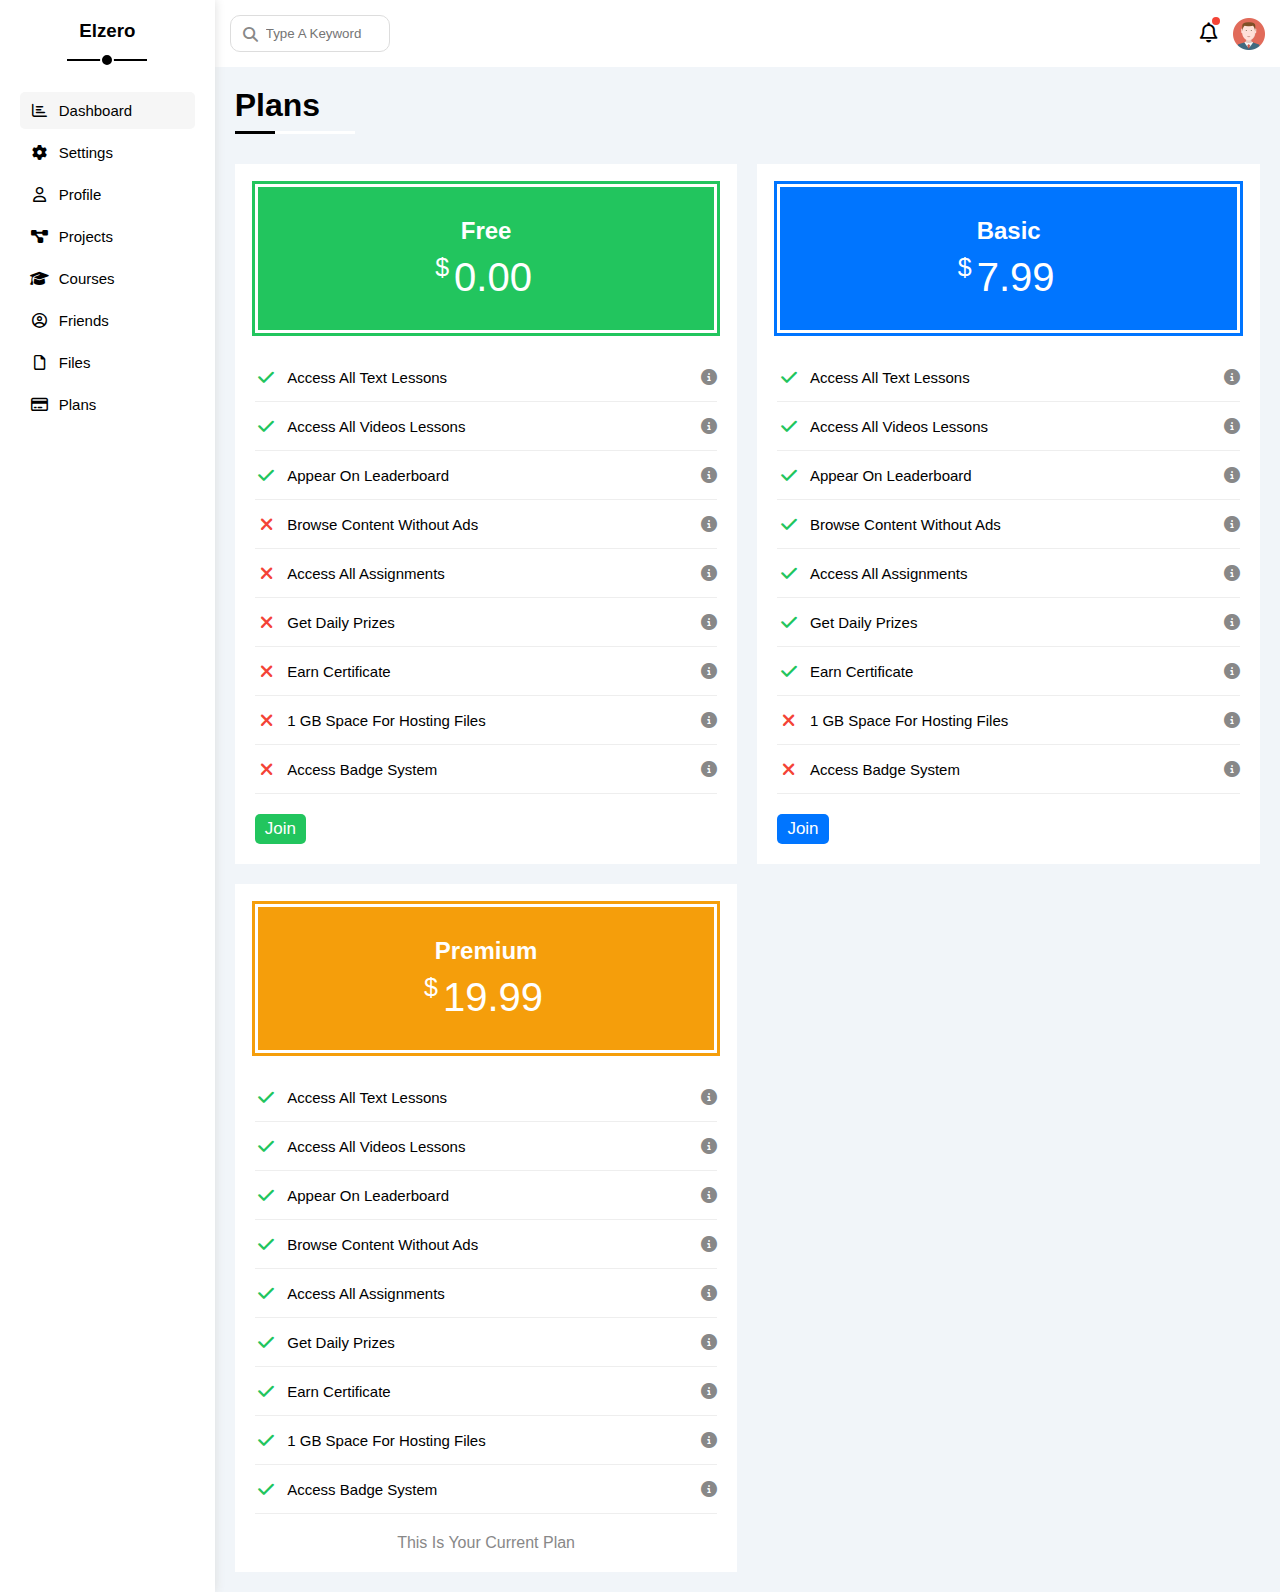
<file: plans.html>
<!DOCTYPE html>
<html lang="en">
  <head>
    <meta charset="UTF-8" />
    <meta http-equiv="X-UA-Compatible" content="IE=edge" />
    <meta name="viewport" content="width=device-width, initial-scale=1.0" />
    <title>Plans</title>
    <!-- css file -->
    <link rel="stylesheet" href="css/master.css" />
    <!-- my framework -->
    <link rel="stylesheet" href="css/framework.css" />
    <!-- font awesome library -->
    <link rel="stylesheet" href="css/all.min.css" />
  </head>
  <body>
    <div class="page">
      <div class="side-bar">
        <h3>Elzero</h3>
        <ul>
          <li>
            <a class="active" href="index.html"
              ><i class="fa-regular fa-chart-bar fa-fw"></i
              ><span>Dashboard</span></a
            >
          </li>
          <li>
            <a href="Settings.html"
              ><i class="fa-solid fa-gear fa-fw"></i><span>Settings</span></a
            >
          </li>
          <li>
            <a href="profile.html"
              ><i class="fa-regular fa-user fa-fw"></i><span>Profile</span></a
            >
          </li>
          <li>
            <a href="projects.html"
              ><i class="fa-solid fa-diagram-project fa-fw"></i
              ><span>Projects</span></a
            >
          </li>
          <li>
            <a href="courses.html"
              ><i class="fa-solid fa-graduation-cap fa-fw"></i
              ><span>Courses</span></a
            >
          </li>
          <li>
            <a href="friends.html"
              ><i class="fa-regular fa-circle-user fa-fw"></i
              ><span>Friends</span></a
            >
          </li>
          <li>
            <a href="files.html"
              ><i class="fa-regular fa-file fa-fw"></i><span>Files</span></a
            >
          </li>
          <li>
            <a href="plans.html"
              ><i class="fa-regular fa-credit-card fa-fw"></i
              ><span>Plans</span></a
            >
          </li>
        </ul>
      </div>
      <div class="content">
        <!-- start head -->
        <div class="head">
          <div class="search">
            <input type="search" placeholder="Type A Keyword" />
          </div>
          <div class="icons">
            <span>
              <i class="fa-regular fa-bell fa-lg"></i>
            </span>
            <img src="imgs/avatar.png" alt="avatar" />
          </div>
        </div>
        <!-- end head -->
        <h1 class="main-title">Plans</h1>
        <div class="plans-page">
          <div class="free b-c-white p-20">
            <div class="b-c-green">
              <h2>Free</h2>
              <div><span>$</span>0.00</div>
            </div>
            <ul>
              <li>
                <i class="fa-solid fa-check fa-fw yes"></i
                ><span>Access All Text Lessons</span
                ><i class="fa-solid fa-circle-info help"></i>
              </li>
              <li>
                <i class="fa-solid fa-check fa-fw yes"></i
                ><span>Access All Videos Lessons </span
                ><i class="fa-solid fa-circle-info help"></i>
              </li>
              <li>
                <i class="fa-solid fa-check fa-fw yes"></i
                ><span>Appear On Leaderboard </span
                ><i class="fa-solid fa-circle-info help"></i>
              </li>
              <li>
                <i class="fa-solid fa-xmark fa-fw"></i
                ><span>Browse Content Without Ads </span
                ><i class="fa-solid fa-circle-info help"></i>
              </li>
              <li>
                <i class="fa-solid fa-xmark fa-fw"></i
                ><span>Access All Assignments </span
                ><i class="fa-solid fa-circle-info help"></i>
              </li>
              <li>
                <i class="fa-solid fa-xmark fa-fw"></i
                ><span>Get Daily Prizes </span
                ><i class="fa-solid fa-circle-info help"></i>
              </li>
              <li>
                <i class="fa-solid fa-xmark fa-fw"></i
                ><span>Earn Certificate </span
                ><i class="fa-solid fa-circle-info help"></i>
              </li>
              <li>
                <i class="fa-solid fa-xmark fa-fw"></i
                ><span>1 GB Space For Hosting Files </span
                ><i class="fa-solid fa-circle-info help"></i>
              </li>
              <li>
                <i class="fa-solid fa-xmark fa-fw"></i
                ><span>Access Badge System </span
                ><i class="fa-solid fa-circle-info help"></i>
              </li>
            </ul>
            <a class="b-c-green" href="#">Join</a>
          </div>
          <div class="basic b-c-white p-20">
            <div class="b-c-blue">
              <h2>Basic</h2>
              <div><span>$</span>7.99</div>
            </div>
            <ul>
              <li>
                <i class="fa-solid fa-check fa-fw yes"></i
                ><span>Access All Text Lessons</span
                ><i class="fa-solid fa-circle-info help"></i>
              </li>
              <li>
                <i class="fa-solid fa-check fa-fw yes"></i
                ><span>Access All Videos Lessons </span
                ><i class="fa-solid fa-circle-info help"></i>
              </li>
              <li>
                <i class="fa-solid fa-check fa-fw yes"></i
                ><span>Appear On Leaderboard </span
                ><i class="fa-solid fa-circle-info help"></i>
              </li>
              <li>
                <i class="fa-solid fa-check fa-fw yes"></i
                ><span>Browse Content Without Ads </span
                ><i class="fa-solid fa-circle-info help"></i>
              </li>
              <li>
                <i class="fa-solid fa-check fa-fw yes"></i
                ><span>Access All Assignments </span
                ><i class="fa-solid fa-circle-info help"></i>
              </li>
              <li>
                <i class="fa-solid fa-check fa-fw yes"></i
                ><span>Get Daily Prizes </span
                ><i class="fa-solid fa-circle-info help"></i>
              </li>
              <li>
                <i class="fa-solid fa-check fa-fw yes"></i
                ><span>Earn Certificate </span
                ><i class="fa-solid fa-circle-info help"></i>
              </li>
              <li>
                <i class="fa-solid fa-xmark fa-fw"></i
                ><span>1 GB Space For Hosting Files </span
                ><i class="fa-solid fa-circle-info help"></i>
              </li>
              <li>
                <i class="fa-solid fa-xmark fa-fw"></i
                ><span>Access Badge System </span
                ><i class="fa-solid fa-circle-info help"></i>
              </li>
            </ul>
            <a class="b-c-blue" href="#">Join</a>
          </div>
          <div class="premium b-c-white p-20">
            <div class="b-c-orange">
              <h2>Premium</h2>
              <div><span>$</span>19.99</div>
            </div>
            <ul>
              <li>
                <i class="fa-solid fa-check fa-fw yes"></i
                ><span>Access All Text Lessons</span
                ><i class="fa-solid fa-circle-info help"></i>
              </li>
              <li>
                <i class="fa-solid fa-check fa-fw yes"></i
                ><span>Access All Videos Lessons </span
                ><i class="fa-solid fa-circle-info help"></i>
              </li>
              <li>
                <i class="fa-solid fa-check fa-fw yes"></i
                ><span>Appear On Leaderboard </span
                ><i class="fa-solid fa-circle-info help"></i>
              </li>
              <li>
                <i class="fa-solid fa-check fa-fw yes"></i
                ><span>Browse Content Without Ads </span
                ><i class="fa-solid fa-circle-info help"></i>
              </li>
              <li>
                <i class="fa-solid fa-check fa-fw yes"></i
                ><span>Access All Assignments </span
                ><i class="fa-solid fa-circle-info help"></i>
              </li>
              <li>
                <i class="fa-solid fa-check fa-fw yes"></i
                ><span>Get Daily Prizes </span
                ><i class="fa-solid fa-circle-info help"></i>
              </li>
              <li>
                <i class="fa-solid fa-check fa-fw yes"></i
                ><span>Earn Certificate </span
                ><i class="fa-solid fa-circle-info help"></i>
              </li>
              <li>
                <i class="fa-solid fa-check fa-fw yes"></i
                ><span>1 GB Space For Hosting Files </span
                ><i class="fa-solid fa-circle-info help"></i>
              </li>
              <li>
                <i class="fa-solid fa-check fa-fw yes"></i
                ><span>Access Badge System </span
                ><i class="fa-solid fa-circle-info help"></i>
              </li>
            </ul>
            <p>This Is Your Current Plan</p>
          </div>
        </div>
      </div>
    </div>
  </body>
</html>
</file>
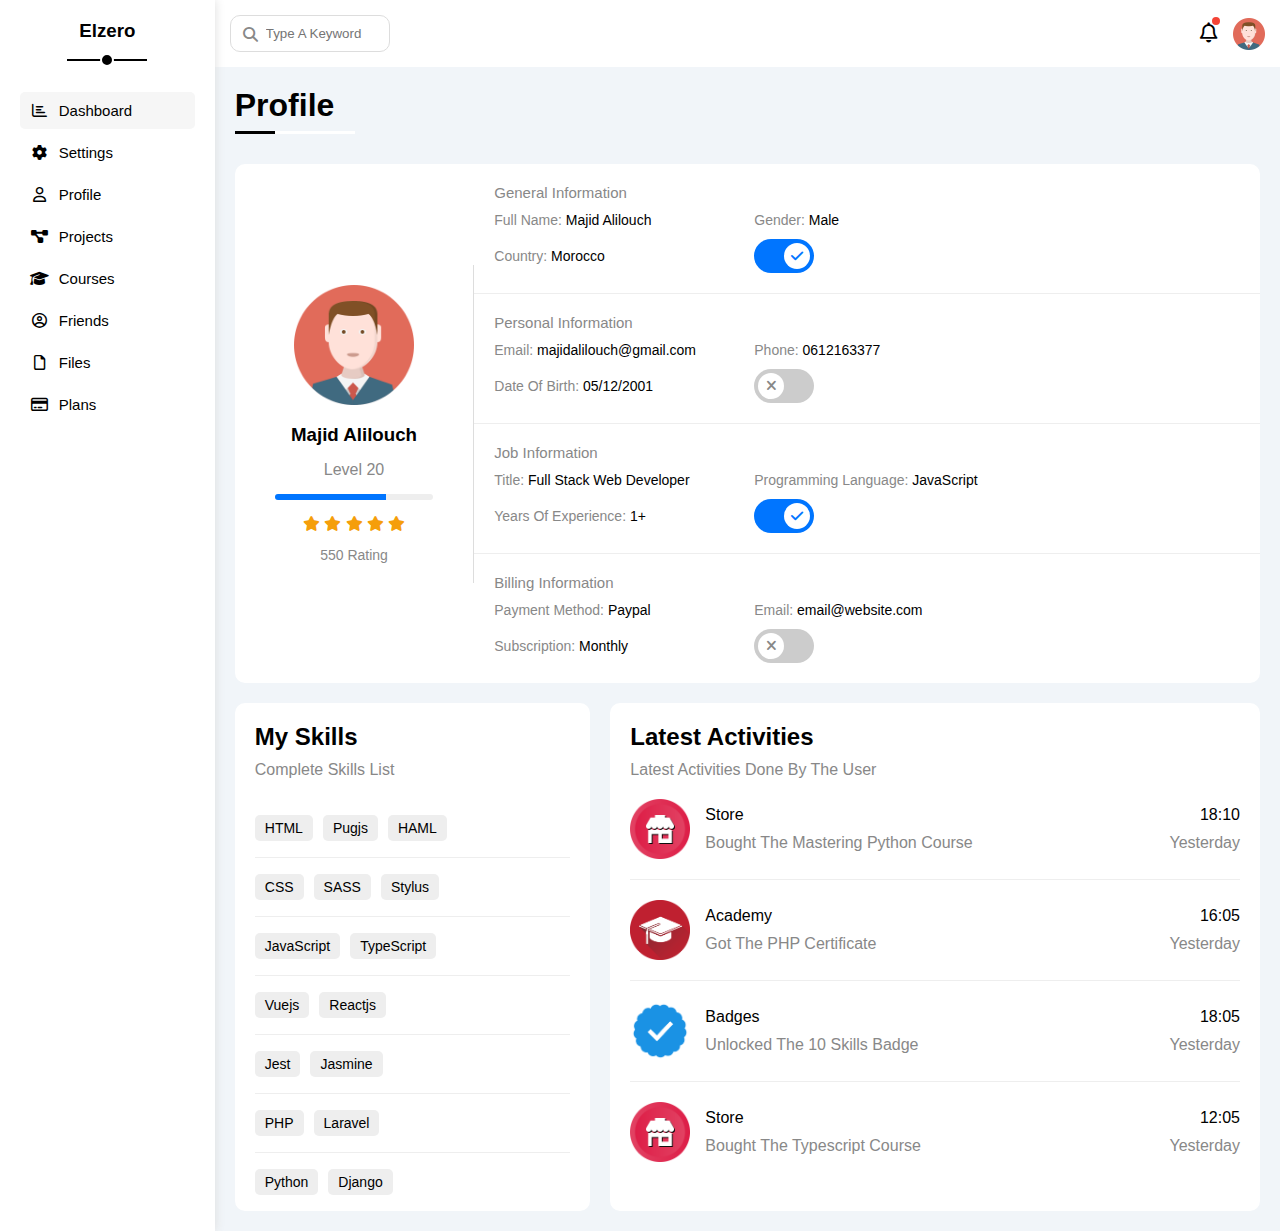
<file: profile.html>
<!DOCTYPE html>
<html lang="en">
  <head>
    <meta charset="UTF-8" />
    <meta http-equiv="X-UA-Compatible" content="IE=edge" />
    <meta name="viewport" content="width=device-width, initial-scale=1.0" />
    <title>Profile</title>
    <!-- css file -->
    <link rel="stylesheet" href="css/master.css" />
    <!-- my framework -->
    <link rel="stylesheet" href="css/framework.css" />
    <!-- font awesome library -->
    <link rel="stylesheet" href="css/all.min.css" />
  </head>
  <body>
    <div class="page">
      <div class="side-bar">
        <h3>Elzero</h3>
        <ul>
          <li>
            <a class="active" href="index.html"
              ><i class="fa-regular fa-chart-bar fa-fw"></i
              ><span>Dashboard</span></a
            >
          </li>
          <li>
            <a href="Settings.html"
              ><i class="fa-solid fa-gear fa-fw"></i><span>Settings</span></a
            >
          </li>
          <li>
            <a href="profile.html"
              ><i class="fa-regular fa-user fa-fw"></i><span>Profile</span></a
            >
          </li>
          <li>
            <a href="projects.html"
              ><i class="fa-solid fa-diagram-project fa-fw"></i
              ><span>Projects</span></a
            >
          </li>
          <li>
            <a href="courses.html"
              ><i class="fa-solid fa-graduation-cap fa-fw"></i
              ><span>Courses</span></a
            >
          </li>
          <li>
            <a href="friends.html"
              ><i class="fa-regular fa-circle-user fa-fw"></i
              ><span>Friends</span></a
            >
          </li>
          <li>
            <a href="files.html"
              ><i class="fa-regular fa-file fa-fw"></i><span>Files</span></a
            >
          </li>
          <li>
            <a href="plans.html"
              ><i class="fa-regular fa-credit-card fa-fw"></i
              ><span>Plans</span></a
            >
          </li>
        </ul>
      </div>
      <div class="content">
        <!-- start head -->
        <div class="head">
          <div class="search">
            <input type="search" placeholder="Type A Keyword" />
          </div>
          <div class="icons">
            <span>
              <i class="fa-regular fa-bell fa-lg"></i>
            </span>
            <img src="imgs/avatar.png" alt="avatar" />
          </div>
        </div>
        <!-- end head -->
        <h1 class="main-title">Profile</h1>
        <div class="profile-page">
          <div class="profile-info border-r-10 b-c-white">
            <div class="avatar">
              <img src="imgs/avatar.png" alt="avatar" />
              <h3>Majid Alilouch</h3>
              <p>Level 20</p>
              <div class="prog">
                <span></span>
              </div>
              <div class="rate">
                <i class="fa-solid fa-star c-orange fs-13"></i>
                <i class="fa-solid fa-star c-orange fs-13"></i>
                <i class="fa-solid fa-star c-orange fs-13"></i>
                <i class="fa-solid fa-star c-orange fs-13"></i>
                <i class="fa-solid fa-star c-orange fs-13"></i>
              </div>
              <p>550 Rating</p>
            </div>
            <div class="info">
              <div>
                <h4>General Information</h4>
                <div>
                  <span>Full Name: </span>
                  <span>Majid Alilouch</span>
                </div>
                <div>
                  <span>Gender: </span>
                  <span>Male</span>
                </div>
                <div>
                  <span>Country: </span>
                  <span>Morocco</span>
                </div>
                <div>
                  <label class="switch">
                    <input type="checkbox" checked />
                    <span class="slider"></span>
                  </label>
                </div>
              </div>
              <div>
                <h4>Personal Information</h4>
                <div>
                  <span>Email: </span>
                  <span>majidalilouch@gmail.com</span>
                </div>
                <div>
                  <span>Phone: </span>
                  <span>0612163377</span>
                </div>
                <div>
                  <span>Date Of Birth: </span>
                  <span>05/12/2001</span>
                </div>
                <div>
                  <label class="switch">
                    <input type="checkbox" />
                    <span class="slider"></span>
                  </label>
                </div>
              </div>
              <div>
                <h4>Job Information</h4>
                <div>
                  <span>Title: </span>
                  <span>Full Stack Web Developer</span>
                </div>
                <div>
                  <span>Programming Language: </span>
                  <span>JavaScript</span>
                </div>
                <div>
                  <span>Years Of Experience: </span>
                  <span>1+</span>
                </div>
                <div>
                  <label class="switch">
                    <input type="checkbox" checked />
                    <span class="slider"></span>
                  </label>
                </div>
              </div>
              <div>
                <h4>Billing Information</h4>
                <div>
                  <span>Payment Method: </span>
                  <span>Paypal</span>
                </div>
                <div>
                  <span>Email: </span>
                  <span>email@website.com </span>
                </div>
                <div>
                  <span>Subscription: </span>
                  <span>Monthly</span>
                </div>
                <div>
                  <label class="switch">
                    <input type="checkbox" />
                    <span class="slider"></span>
                  </label>
                </div>
              </div>
            </div>
          </div>
          <div class="other-data">
            <div class="skills border-r-10 b-c-white p-20">
              <h2>My Skills</h2>
              <p>Complete Skills List</p>
              <ul>
                <li><span>HTML</span><span>Pugjs</span><span>HAML</span></li>
                <li><span>CSS</span><span>SASS</span><span>Stylus</span></li>
                <li><span>JavaScript</span><span>TypeScript</span></li>
                <li><span>Vuejs</span><span>Reactjs</span></li>
                <li><span>Jest</span><span>Jasmine</span></li>
                <li><span>PHP</span><span>Laravel</span></li>
                <li><span>Python</span><span>Django</span></li>
              </ul>
            </div>
            <div class="activities border-r-10 b-c-white p-20">
              <h2>Latest Activities</h2>
              <p>Latest Activities Done By The User</p>
              <div class="activitie">
                <img src="imgs/activity-01.png" alt="img" />
                <div>
                  <span>Store</span
                  ><span>Bought The Mastering Python Course </span>
                </div>
                <div><span>18:10</span><span>Yesterday</span></div>
              </div>
              <div class="activitie">
                <img src="imgs/activity-02.png" alt="img" />
                <div>
                  <span>Academy</span><span>Got The PHP Certificate </span>
                </div>
                <div><span>16:05</span><span>Yesterday</span></div>
              </div>
              <div class="activitie">
                <img src="imgs/activity-03.png" alt="img" />
                <div>
                  <span>Badges</span><span>Unlocked The 10 Skills Badge </span>
                </div>
                <div><span>18:05</span><span>Yesterday</span></div>
              </div>
              <div class="activitie">
                <img src="imgs/activity-01.png" alt="img" />
                <div>
                  <span>Store</span><span>Bought The Typescript Course </span>
                </div>
                <div><span>12:05</span><span>Yesterday</span></div>
              </div>
            </div>
          </div>
        </div>
      </div>
    </div>
  </body>
</html>
</file>
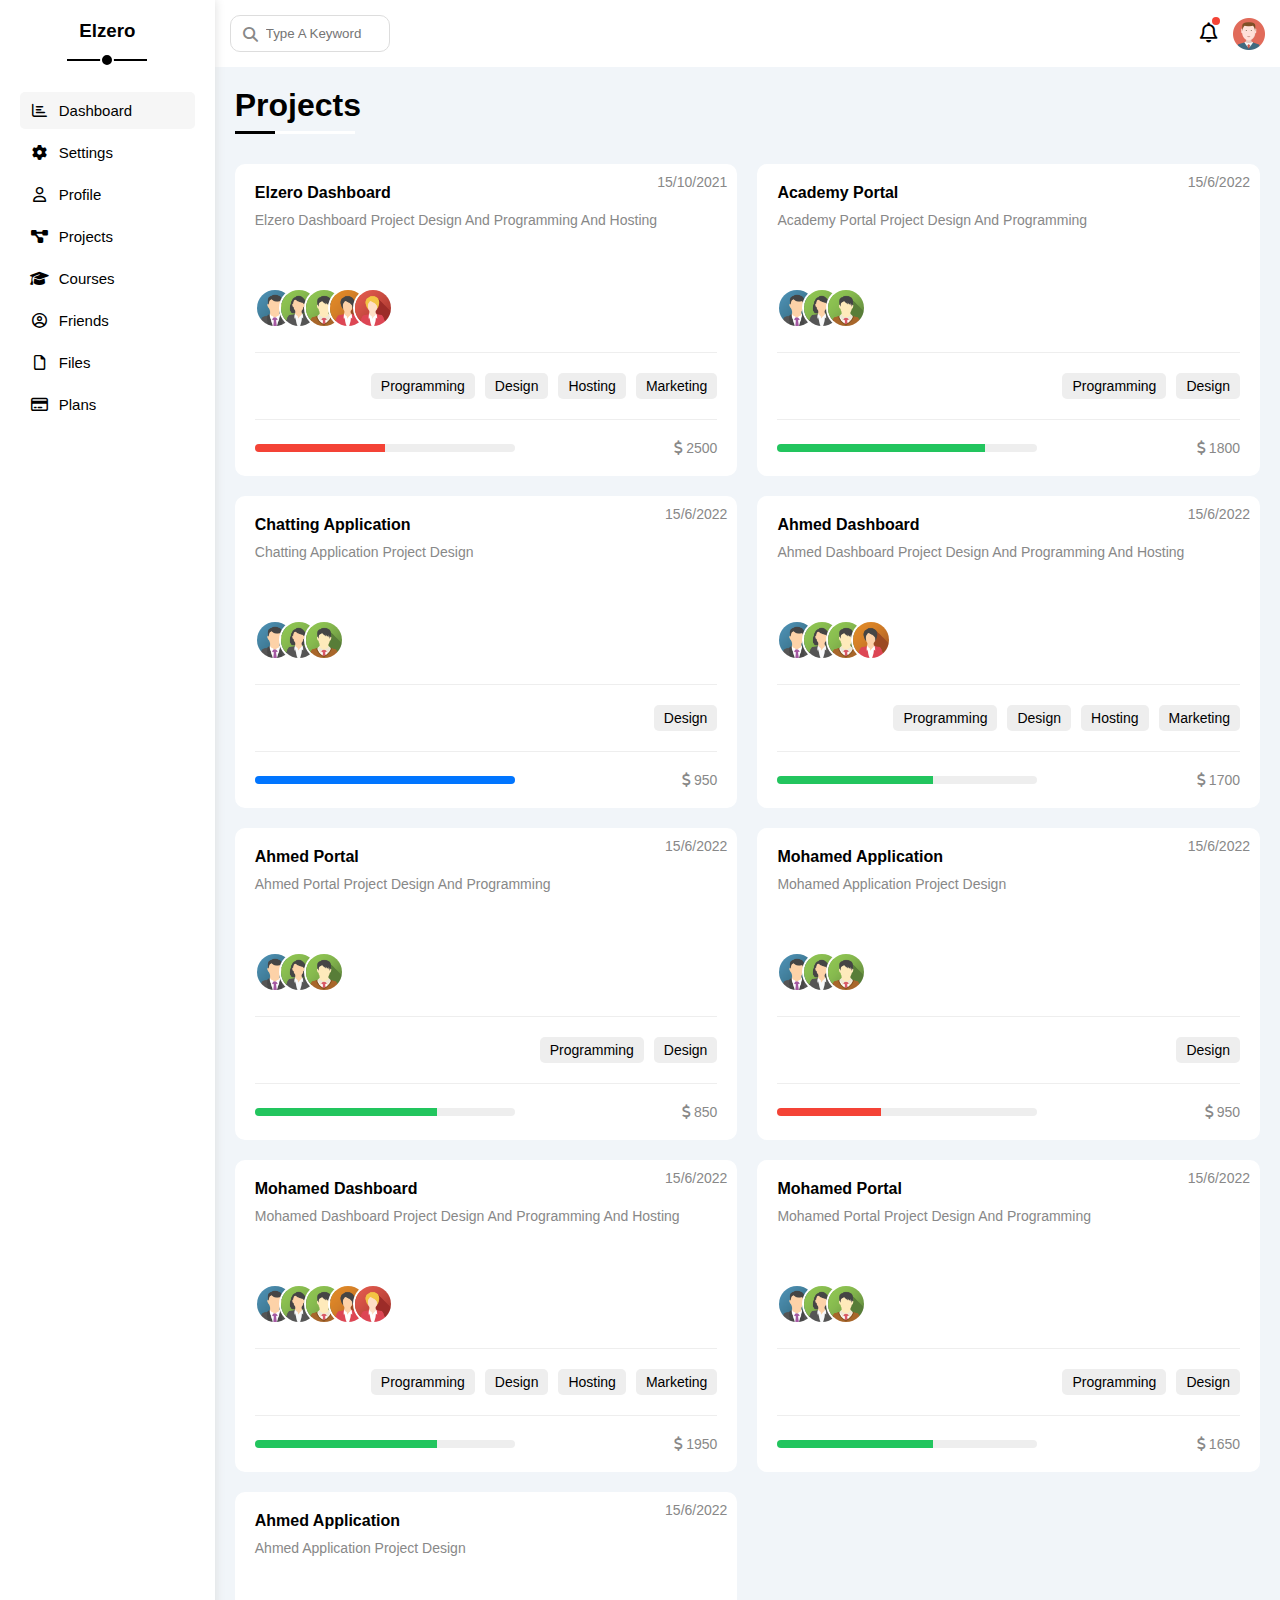
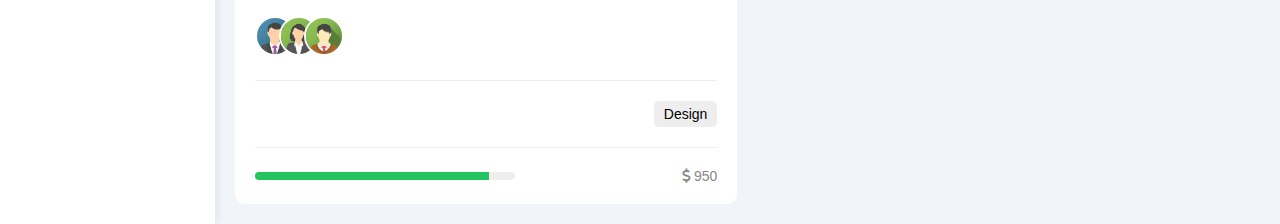
<file: projects.html>
<!DOCTYPE html>
<html lang="en">
  <head>
    <meta charset="UTF-8" />
    <meta http-equiv="X-UA-Compatible" content="IE=edge" />
    <meta name="viewport" content="width=device-width, initial-scale=1.0" />
    <title>Projects</title>
    <!-- css file -->
    <link rel="stylesheet" href="css/master.css" />
    <!-- my framework -->
    <link rel="stylesheet" href="css/framework.css" />
    <!-- font awesome library -->
    <link rel="stylesheet" href="css/all.min.css" />
  </head>
  <body>
    <div class="page">
      <div class="side-bar">
        <h3>Elzero</h3>
        <ul>
          <li>
            <a class="active" href="index.html"
              ><i class="fa-regular fa-chart-bar fa-fw"></i
              ><span>Dashboard</span></a
            >
          </li>
          <li>
            <a href="Settings.html"
              ><i class="fa-solid fa-gear fa-fw"></i><span>Settings</span></a
            >
          </li>
          <li>
            <a href="profile.html"
              ><i class="fa-regular fa-user fa-fw"></i><span>Profile</span></a
            >
          </li>
          <li>
            <a href="projects.html"
              ><i class="fa-solid fa-diagram-project fa-fw"></i
              ><span>Projects</span></a
            >
          </li>
          <li>
            <a href="courses.html"
              ><i class="fa-solid fa-graduation-cap fa-fw"></i
              ><span>Courses</span></a
            >
          </li>
          <li>
            <a href="friends.html"
              ><i class="fa-regular fa-circle-user fa-fw"></i
              ><span>Friends</span></a
            >
          </li>
          <li>
            <a href="files.html"
              ><i class="fa-regular fa-file fa-fw"></i><span>Files</span></a
            >
          </li>
          <li>
            <a href="plans.html"
              ><i class="fa-regular fa-credit-card fa-fw"></i
              ><span>Plans</span></a
            >
          </li>
        </ul>
      </div>
      <div class="content">
        <!-- start head -->
        <div class="head">
          <div class="search">
            <input type="search" placeholder="Type A Keyword" />
          </div>
          <div class="icons">
            <span>
              <i class="fa-regular fa-bell fa-lg"></i>
            </span>
            <img src="imgs/avatar.png" alt="avatar" />
          </div>
        </div>
        <!-- end head -->
        <h1 class="main-title">Projects</h1>
        <div class="projects-page">
          <div class="box b-c-white border-r-10 p-20">
            <span>15/10/2021 </span>
            <h4>Elzero Dashboard</h4>
            <p>Elzero Dashboard Project Design And Programming And Hosting</p>
            <div class="team">
              <a href="#"><img src="imgs/team-01.png" alt="team-member" /></a>
              <a href="#"><img src="imgs/team-02.png" alt="team-member" /></a>
              <a href="#"><img src="imgs/team-03.png" alt="team-member" /></a>
              <a href="#"><img src="imgs/team-04.png" alt="team-member" /></a>
              <a href="#"><img src="imgs/team-05.png" alt="team-member" /></a>
            </div>
            <div class="do">
              <span>Programming</span>
              <span>Design</span>
              <span>Hosting</span>
              <span>Marketing</span>
            </div>
            <div class="info">
              <div class="prog">
                <span class="b-c-red" style="width: 50%"></span>
              </div>
              <div><i class="fa-solid fa-dollar-sign"></i> 2500</div>
            </div>
          </div>
          <div class="box b-c-white border-r-10 p-20">
            <span>15/6/2022 </span>
            <h4>Academy Portal</h4>
            <p>Academy Portal Project Design And Programming</p>
            <div class="team">
              <a href="#"><img src="imgs/team-01.png" alt="team-member" /></a>
              <a href="#"><img src="imgs/team-02.png" alt="team-member" /></a>
              <a href="#"><img src="imgs/team-03.png" alt="team-member" /></a>
            </div>
            <div class="do">
              <span>Programming</span>
              <span>Design</span>
            </div>
            <div class="info">
              <div class="prog">
                <span class="b-c-green" style="width: 80%"></span>
              </div>
              <div><i class="fa-solid fa-dollar-sign"></i> 1800</div>
            </div>
          </div>
          <div class="box b-c-white border-r-10 p-20">
            <span>15/6/2022 </span>
            <h4>Chatting Application</h4>
            <p>Chatting Application Project Design</p>
            <div class="team">
              <a href="#"><img src="imgs/team-01.png" alt="team-member" /></a>
              <a href="#"><img src="imgs/team-02.png" alt="team-member" /></a>
              <a href="#"><img src="imgs/team-03.png" alt="team-member" /></a>
            </div>
            <div class="do">
              <span>Design</span>
            </div>
            <div class="info">
              <div class="prog">
                <span class="b-c-blue" style="width: 100%"></span>
              </div>
              <div><i class="fa-solid fa-dollar-sign"></i> 950</div>
            </div>
          </div>
          <div class="box b-c-white border-r-10 p-20">
            <span>15/6/2022 </span>
            <h4>Ahmed Dashboard</h4>
            <p>Ahmed Dashboard Project Design And Programming And Hosting</p>
            <div class="team">
              <a href="#"><img src="imgs/team-01.png" alt="team-member" /></a>
              <a href="#"><img src="imgs/team-02.png" alt="team-member" /></a>
              <a href="#"><img src="imgs/team-03.png" alt="team-member" /></a>
              <a href="#"><img src="imgs/team-04.png" alt="team-member" /></a>
            </div>
            <div class="do">
              <span>Programming</span>
              <span>Design</span>
              <span>Hosting</span>
              <span>Marketing</span>
            </div>
            <div class="info">
              <div class="prog">
                <span class="b-c-green" style="width: 60%"></span>
              </div>
              <div><i class="fa-solid fa-dollar-sign"></i> 1700</div>
            </div>
          </div>
          <div class="box b-c-white border-r-10 p-20">
            <span>15/6/2022 </span>
            <h4>Ahmed Portal</h4>
            <p>Ahmed Portal Project Design And Programming</p>
            <div class="team">
              <a href="#"><img src="imgs/team-01.png" alt="team-member" /></a>
              <a href="#"><img src="imgs/team-02.png" alt="team-member" /></a>
              <a href="#"><img src="imgs/team-03.png" alt="team-member" /></a>
            </div>
            <div class="do">
              <span>Programming</span>
              <span>Design</span>
            </div>
            <div class="info">
              <div class="prog">
                <span class="b-c-green" style="width: 70%"></span>
              </div>
              <div><i class="fa-solid fa-dollar-sign"></i> 850</div>
            </div>
          </div>
          <div class="box b-c-white border-r-10 p-20">
            <span>15/6/2022 </span>
            <h4>Mohamed Application</h4>
            <p>Mohamed Application Project Design</p>
            <div class="team">
              <a href="#"><img src="imgs/team-01.png" alt="team-member" /></a>
              <a href="#"><img src="imgs/team-02.png" alt="team-member" /></a>
              <a href="#"><img src="imgs/team-03.png" alt="team-member" /></a>
            </div>
            <div class="do">
              <span>Design</span>
            </div>
            <div class="info">
              <div class="prog">
                <span class="b-c-red" style="width: 40%"></span>
              </div>
              <div><i class="fa-solid fa-dollar-sign"></i> 950</div>
            </div>
          </div>
          <div class="box b-c-white border-r-10 p-20">
            <span>15/6/2022 </span>
            <h4>Mohamed Dashboard</h4>
            <p>Mohamed Dashboard Project Design And Programming And Hosting</p>
            <div class="team">
              <a href="#"><img src="imgs/team-01.png" alt="team-member" /></a>
              <a href="#"><img src="imgs/team-02.png" alt="team-member" /></a>
              <a href="#"><img src="imgs/team-03.png" alt="team-member" /></a>
              <a href="#"><img src="imgs/team-04.png" alt="team-member" /></a>
              <a href="#"><img src="imgs/team-05.png" alt="team-member" /></a>
            </div>
            <div class="do">
              <span>Programming</span>
              <span>Design</span>
              <span>Hosting</span>
              <span>Marketing</span>
            </div>
            <div class="info">
              <div class="prog">
                <span class="b-c-green" style="width: 70%"></span>
              </div>
              <div><i class="fa-solid fa-dollar-sign"></i> 1950</div>
            </div>
          </div>
          <div class="box b-c-white border-r-10 p-20">
            <span>15/6/2022 </span>
            <h4>Mohamed Portal</h4>
            <p>Mohamed Portal Project Design And Programming</p>
            <div class="team">
              <a href="#"><img src="imgs/team-01.png" alt="team-member" /></a>
              <a href="#"><img src="imgs/team-02.png" alt="team-member" /></a>
              <a href="#"><img src="imgs/team-03.png" alt="team-member" /></a>
            </div>
            <div class="do">
              <span>Programming</span>
              <span>Design</span>
            </div>
            <div class="info">
              <div class="prog">
                <span class="b-c-green" style="width: 60%"></span>
              </div>
              <div><i class="fa-solid fa-dollar-sign"></i> 1650</div>
            </div>
          </div>
          <div class="box b-c-white border-r-10 p-20">
            <span>15/6/2022 </span>
            <h4>Ahmed Application</h4>
            <p>Ahmed Application Project Design</p>
            <div class="team">
              <a href="#"><img src="imgs/team-01.png" alt="team-member" /></a>
              <a href="#"><img src="imgs/team-02.png" alt="team-member" /></a>
              <a href="#"><img src="imgs/team-03.png" alt="team-member" /></a>
            </div>
            <div class="do">
              <span>Design</span>
            </div>
            <div class="info">
              <div class="prog">
                <span class="b-c-green" style="width: 90%"></span>
              </div>
              <div><i class="fa-solid fa-dollar-sign"></i> 950</div>
            </div>
          </div>
        </div>
      </div>
    </div>
  </body>
</html>
</file>
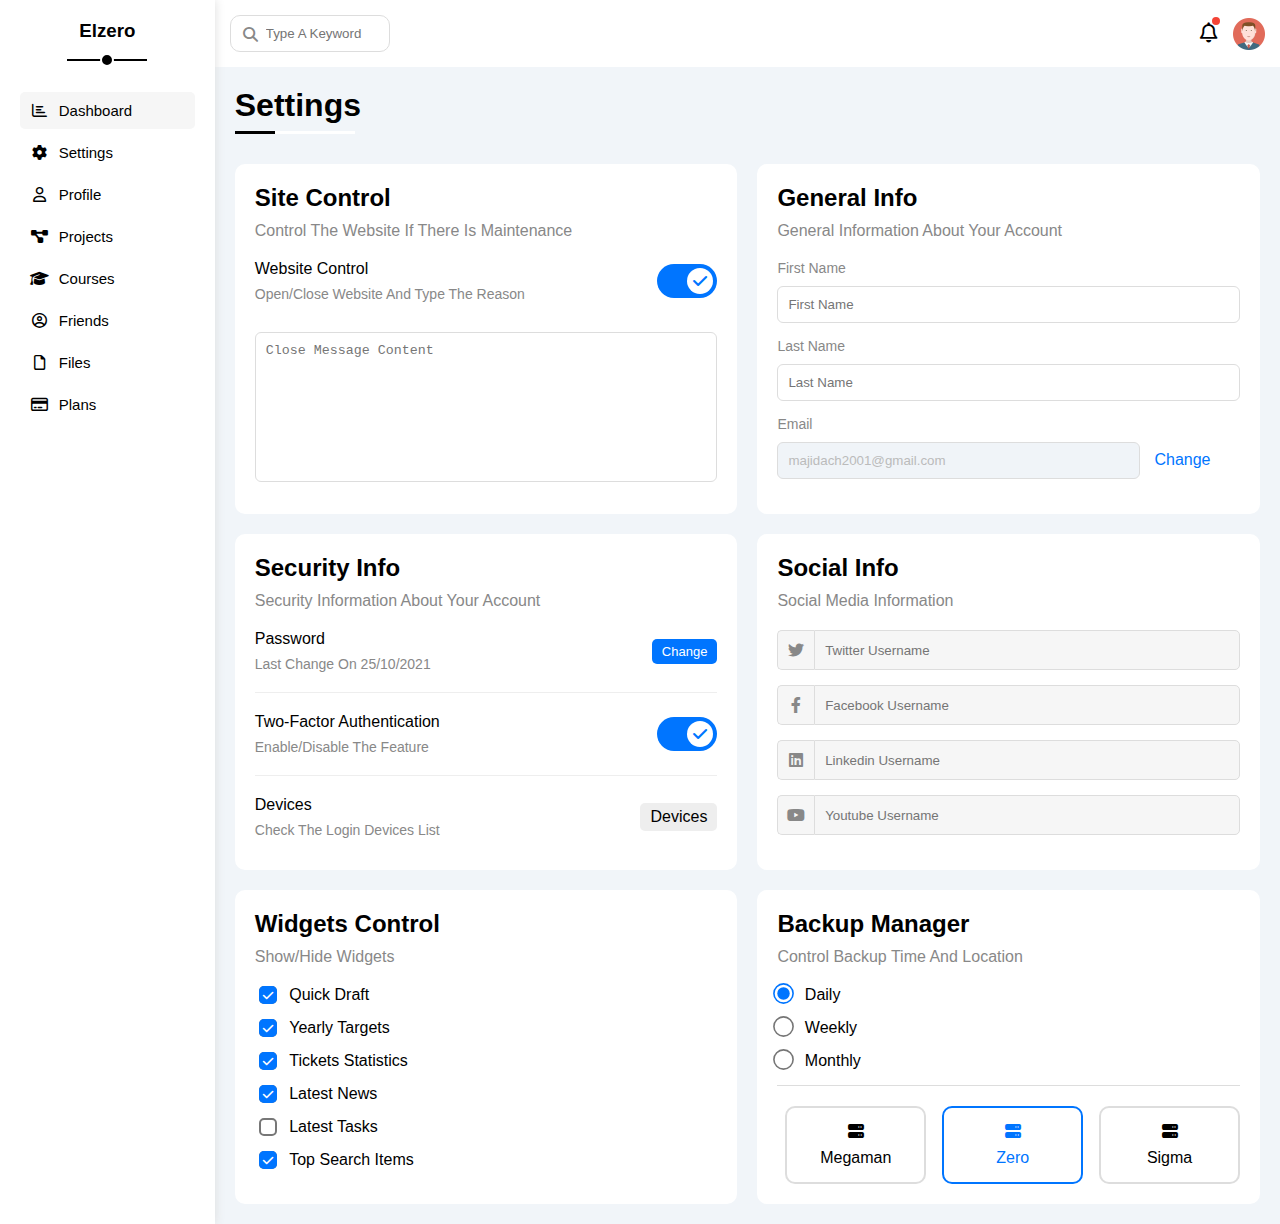
<file: settings.html>
<!DOCTYPE html>
<html lang="en">
  <head>
    <meta charset="UTF-8" />
    <meta http-equiv="X-UA-Compatible" content="IE=edge" />
    <meta name="viewport" content="width=device-width, initial-scale=1.0" />
    <title>Settings</title>
    <!-- css file -->
    <link rel="stylesheet" href="css/master.css" />
    <!-- my framework -->
    <link rel="stylesheet" href="css/framework.css" />
    <!-- font awesome library -->
    <link rel="stylesheet" href="css/all.min.css" />
  </head>
  <body>
    <div class="page">
      <div class="side-bar">
        <h3>Elzero</h3>
        <ul>
          <li>
            <a class="active" href="index.html"
              ><i class="fa-regular fa-chart-bar fa-fw"></i
              ><span>Dashboard</span></a
            >
          </li>
          <li>
            <a href="Settings.html"
              ><i class="fa-solid fa-gear fa-fw"></i><span>Settings</span></a
            >
          </li>
          <li>
            <a href="profile.html"
              ><i class="fa-regular fa-user fa-fw"></i><span>Profile</span></a
            >
          </li>
          <li>
            <a href="projects.html"
              ><i class="fa-solid fa-diagram-project fa-fw"></i
              ><span>Projects</span></a
            >
          </li>
          <li>
            <a href="courses.html"
              ><i class="fa-solid fa-graduation-cap fa-fw"></i
              ><span>Courses</span></a
            >
          </li>
          <li>
            <a href="friends.html"
              ><i class="fa-regular fa-circle-user fa-fw"></i
              ><span>Friends</span></a
            >
          </li>
          <li>
            <a href="files.html"
              ><i class="fa-regular fa-file fa-fw"></i><span>Files</span></a
            >
          </li>
          <li>
            <a href="plans.html"
              ><i class="fa-regular fa-credit-card fa-fw"></i
              ><span>Plans</span></a
            >
          </li>
        </ul>
      </div>
      <div class="content">
        <!-- start head -->
        <div class="head">
          <div class="search">
            <input type="search" placeholder="Type A Keyword" />
          </div>
          <div class="icons">
            <span>
              <i class="fa-regular fa-bell fa-lg"></i>
            </span>
            <img src="imgs/avatar.png" alt="avatar" />
          </div>
        </div>
        <!-- end head -->
        <h1 class="main-title">Settings</h1>
        <div class="boxes-holder">
          <!-- start settings box -->
          <div class="site-control border-r-10 p-20 b-c-white">
            <h2>Site Control</h2>
            <p>Control The Website If There Is Maintenance</p>
            <div>
              <div>
                <span>Website Control</span>
                <p>Open/Close Website And Type The Reason</p>
              </div>
              <div>
                <label class="switch">
                  <input type="checkbox" checked />
                  <span class="slider"></span>
                </label>
              </div>
            </div>
            <textarea
              name="reason"
              placeholder="Close Message Content"
            ></textarea>
          </div>
          <!-- end settings box -->
          <!-- start settings box -->
          <div class="general-info border-r-10 p-20 b-c-white">
            <h2>General Info</h2>
            <p>General Information About Your Account</p>
            <div>
              <label for="fname">First Name</label>
              <input type="text" placeholder="First Name" id="fname" />
            </div>
            <div>
              <label for="lname">Last Name</label>
              <input type="text" placeholder="Last Name" id="lname" />
            </div>
            <div>
              <label for="email">Email</label>
              <input
                type="email"
                value="majidach2001@gmail.com"
                id="email"
                disabled
              />
              <a href="#">Change</a>
            </div>
          </div>
          <!-- end settings box -->
          <!-- start settings box -->
          <div class="security-info border-r-10 p-20 b-c-white">
            <h2>Security Info</h2>
            <p>Security Information About Your Account</p>
            <div class="pass">
              <div>
                <span>Password</span>
                <p>Last Change On 25/10/2021</p>
              </div>
              <a class="main-btn b-c-blue" href="#">Change</a>
            </div>
            <div class="auth">
              <div>
                <span>Two-Factor Authentication </span>
                <p>Enable/Disable The Feature</p>
              </div>
              <label class="switch">
                <input type="checkbox" checked />
                <span class="slider"></span>
              </label>
            </div>
            <div class="devices">
              <div>
                <span>Devices</span>
                <p>Check The Login Devices List</p>
              </div>
              <a href="#">Devices</a>
            </div>
          </div>
          <!-- end settings box -->
          <!-- start settings box -->
          <div class="social-info border-r-10 p-20 b-c-white">
            <h2>Social Info</h2>
            <p>Social Media Information</p>
            <div class="input-holder">
              <i class="fa-brands fa-twitter c-grey"></i>
              <input type="text" placeholder="Twitter Username" />
            </div>
            <div class="input-holder">
              <i class="fa-brands fa-facebook-f c-grey"></i>
              <input type="text" placeholder="Facebook Username" />
            </div>
            <div class="input-holder">
              <i class="fa-brands fa-linkedin c-grey"></i>
              <input type="text" placeholder="Linkedin Username" />
            </div>
            <div class="input-holder">
              <i class="fa-brands fa-youtube c-grey"></i>
              <input type="text" placeholder="Youtube Username" />
            </div>
          </div>
          <!-- end settings box -->
          <!-- start settings box -->
          <div class="widgets-control border-r-10 p-20 b-c-white">
            <h2>Widgets Control</h2>
            <p>Show/Hide Widgets</p>
            <div class="control">
              <input type="checkbox" id="qd" checked />
              <label for="qd">Quick Draft </label>
            </div>
            <div class="control">
              <input type="checkbox" id="yt" checked />
              <label for="yt">Yearly Targets</label>
            </div>
            <div class="control">
              <input type="checkbox" id="ts" checked />
              <label for="ts">Tickets Statistics </label>
            </div>
            <div class="control">
              <input type="checkbox" id="ln" checked />
              <label for="ln">Latest News </label>
            </div>
            <div class="control">
              <input type="checkbox" id="lt" />
              <label for="lt">Latest Tasks </label>
            </div>
            <div class="control">
              <input type="checkbox" id="si" checked />
              <label for="si">Top Search Items </label>
            </div>
          </div>
          <!-- end settings box -->
          <!-- start settings box -->
          <div class="backup-manager border-r-10 p-20 b-c-white">
            <h2>Backup Manager</h2>
            <p>Control Backup Time And Location</p>
            <div>
              <input type="radio" name="time" id="daily" checked />
              <label for="daily">Daily</label>
            </div>
            <div>
              <input type="radio" name="time" id="weekly" />
              <label for="weekly">Weekly</label>
            </div>
            <div>
              <input type="radio" name="time" id="monthly" />
              <label for="monthly">Monthly</label>
            </div>
            <div class="servers">
              <input type="radio" name="servers" id="server-one" />
              <div class="server">
                <label for="server-one">
                  <i class="fa-solid fa-server"></i>
                  Megaman
                </label>
              </div>
              <input type="radio" name="servers" id="server-two" checked />
              <div class="server">
                <label for="server-two">
                  <i class="fa-solid fa-server"></i>
                  Zero
                </label>
              </div>
              <input type="radio" name="servers" id="server-three" />
              <div class="server">
                <label for="server-three">
                  <i class="fa-solid fa-server"></i>
                  Sigma
                </label>
              </div>
            </div>
          </div>
          <!-- end settings box -->
        </div>
      </div>
    </div>
  </body>
</html>
</file>
<file: css/master.css>
/* Start Variables */
:root {
  --blue-color: #0075ff;
  --blue-alt-color: #0d69d5;
  --orange-color: #f59e0b;
  --green-color: #22c55e;
  --red-color: #f44336;
  --grey-color: #888;
}
/* End Variables */
/* Start Global Rules */
@import url("https://fonts.googleapis.com/css2?family=Open+Sans:wght@300;400;500;600;700&display=swap");
* {
  -webkit-box-sizing: border-box;
  -moz-box-sizing: border-box;
  box-sizing: border-box;
  padding: 0;
  margin: 0;
}
html {
  scroll-behavior: smooth;
}
body {
  font-family: "Open Sans", sans-serif;
}
::-webkit-scrollbar {
  width: 15px;
}
::-webkit-scrollbar-track {
  background-color: white;
}
::-webkit-scrollbar-thumb {
  background-color: var(--blue-color);
}
::-webkit-scrollbar-thumb:hover {
  background-color: var(--blue-alt-color);
}
a {
  text-decoration: none;
}
ul {
  list-style: none;
}
/* start component */
.page {
  display: flex;
  min-height: 100vh;
}
.side-bar {
  background-color: white;
  padding: 20px;
  box-shadow: 0 0 10px #ddd;
  width: 250px;
  z-index: 1;
}
@media (max-width: 767px) {
  .side-bar {
    width: 60px;
    padding: 10px;
  }
}
.side-bar h3 {
  text-align: center;
  margin-bottom: 50px;
  position: relative;
}
.side-bar h3::before {
  content: "";
  position: absolute;
  width: 10px;
  height: 10px;
  border-radius: 50%;
  background-color: black;
  border: 2px solid white;
  left: 50%;
  bottom: -25px;
  transform: translateX(-50%);
  z-index: 1;
}
.side-bar h3::after {
  content: "";
  position: absolute;
  background-color: black;
  height: 2px;
  width: 80px;
  bottom: -19px;
  left: 50%;
  transform: translateX(-50%);
}
@media (max-width: 767px) {
  .side-bar h3 {
    font-size: 14px;
    margin-bottom: 20px;
  }
  .side-bar h3::before,
  .side-bar h3::after {
    display: none;
  }
}
.side-bar ul li {
  margin-bottom: 5px;
}
.side-bar ul li a {
  display: block;
  border-radius: 5px;
  padding: 10px;
  color: black;
  font-size: 15px;
}
.side-bar ul li a.active,
.side-bar ul li a:hover {
  background-color: #f6f6f6;
}
.side-bar ul li a i {
  margin-right: 10px;
}
@media (max-width: 767px) {
  .side-bar ul li a span {
    display: none;
  }
}
.page .content {
  width: 100%;
  background-color: #f1f5f9;
  overflow: hidden;
}
.page .content .head {
  background-color: white;
  display: flex;
  justify-content: space-between;
  align-items: center;
  padding: 15px;
}
.page .content .head .search {
  position: relative;
}
.page .content .head .search::before {
  font-family: "Font Awesome 6 Free";
  content: "\f002";
  font-weight: 900;
  font-size: 15px;
  position: absolute;
  color: var(--grey-color);
  top: 50%;
  transform: translateY(-50%);
  left: 13px;
}
.page .content .head .search input {
  border-radius: 10px;
  border: 1px solid #ddd;
  padding: 10px 10px 10px 35px;
  width: 160px;
  transition: 0.5s;
}
.page .content .head .search input:focus::placeholder {
  color: white;
}
.page .content .head .search input:focus {
  outline: none;
  width: 200px;
}
.page .content .head .icons {
  display: flex;
  align-items: center;
  gap: 15px;
}
.page .content .head .icons span {
  position: relative;
}
.page .content .head .icons span::before {
  content: "";
  position: absolute;
  background-color: var(--red-color);
  width: 8px;
  height: 8px;
  border-radius: 50%;
  top: -8px;
  right: -2px;
}
.page .content .head .icons img {
  width: 32px;
}
.page .content .main-title {
  margin: 20px 20px 40px 20px;
  position: relative;
}
.page .content .main-title::before,
.page .content .main-title::after {
  content: "";
  position: absolute;
  height: 3px;
  left: 0;
  bottom: -10px;
}
.page .content .main-title::before {
  width: 120px;
  background-color: white;
}
.page .content .main-title::after {
  width: 40px;
  background-color: black;
}
.page .content .main-btn {
  padding: 5px 10px;
  color: white;
  font-size: 13px;
  border-radius: 5px;
  transition: 0.3s;
}
.page .content .switch {
  position: relative;
  display: inline-block;
  width: 60px;
  height: 34px;
}
.page .content .switch input {
  opacity: 0;
  width: 0;
  height: 0;
}
.page .content .switch .slider {
  position: absolute;
  cursor: pointer;
  border-radius: 35px;
  top: 0;
  left: 0;
  right: 0;
  bottom: 0;
  background-color: #ccc;
  -webkit-transition: 0.4s;
  transition: 0.4s;
}
.page .content .switch .slider:before {
  position: absolute;
  font-family: "Font Awesome 6 Free";
  content: "\f00d";
  font-weight: 900;
  display: flex;
  justify-content: center;
  align-items: center;
  color: var(--grey-color);
  height: 26px;
  width: 26px;
  left: 4px;
  bottom: 4px;
  background-color: white;
  border-radius: 50%;
  transition: 0.4s;
}
.page .content .switch input:checked + .slider {
  background-color: var(--blue-color);
}
.page .content .switch input:checked + .slider:before {
  content: "\f00c";
  color: var(--blue-color);
  transform: translateX(26px);
}
/* end component */
/* ################################################ Dashboard Page ######################################### */
.page .content .wrapper {
  display: grid;
  grid-template-columns: repeat(auto-fill, minmax(450px, 1fr));
  gap: 20px;
  margin-left: 20px;
  margin-right: 20px;
}
@media (max-width: 767px) {
  .page .content .wrapper {
    grid-template-columns: minmax(200px, 1fr);
    gap: 10px;
    margin-left: 10px;
    margin-right: 10px;
  }
}
.page .content .wrapper > div {
  overflow: hidden;
}
.page .content .wrapper > div h2 {
  margin-bottom: 20px;
}
.page .content .wrapper > div h2 + p {
  color: var(--grey-color);
  margin: -10px 0 20px;
}
/* start welcome */
.page .content .wrapper .welcome {
  padding: 0;
}
.welcome > div:first-of-type {
  background-color: #eee;
  padding: 20px;
  display: flex;
  align-items: flex-start;
  justify-content: space-between;
}
.welcome > div:first-of-type img {
  width: 200px;
}
@media (max-width: 767px) {
  .welcome > div:first-of-type img {
    display: none;
  }
}
.welcome > img {
  width: 60px;
  position: relative;
  left: 20px;
  top: -30px;
  border: 4px solid white;
  border-radius: 50%;
  box-shadow: 0 0 5px #ddd;
}
@media (max-width: 767px) {
  .welcome > img {
    left: 50%;
    transform: translateX(-50%);
  }
}
.welcome .info {
  display: flex;
  justify-content: space-evenly;
  padding: 20px;
  margin: 20px 0;
  border-top: 1px solid #eee;
  border-bottom: 1px solid #eee;
  text-align: center;
}
@media (max-width: 767px) {
  .welcome .info {
    flex-direction: column;
    row-gap: 20px;
  }
}
.welcome .info div span {
  display: block;
}
.welcome .info div span:last-of-type {
  color: var(--grey-color);
  margin-top: 10px;
  font-size: 14px;
}
.welcome a {
  display: block;
  width: fit-content;
  background-color: var(--blue-color);
  margin: 0 20px 20px auto;
}
.welcome a:hover {
  background-color: var(--blue-alt-color);
}
/* end welcome */
/* start quick */
.quick form .main-input {
  width: 100%;
  background-color: #eee;
  border-radius: 5px;
  border: 0;
  padding: 10px;
  margin-bottom: 20px;
}
.quick form .main-input:focus {
  outline: none;
}
.quick form textarea {
  height: 150px;
  resize: none;
}
.quick form input[type="submit"] {
  background-color: var(--blue-color);
  border: 0;
  display: block;
  margin-left: auto;
  cursor: pointer;
}
.quick form input[type="submit"]:hover {
  background-color: var(--blue-alt-color);
}
/* end quick */
/* start targets */
.targets > div {
  display: flex;
  align-items: center;
  gap: 15px;
  margin-bottom: 20px;
}
.targets > div .icon {
  width: 80px;
  height: 80px;
  display: flex;
  align-items: center;
  justify-content: center;
}
.targets > div .info {
  width: calc(100% - 95px);
}
.targets > div .info > span {
  display: block;
  margin-bottom: 10px;
}
.targets > div .info > span:first-of-type {
  color: var(--grey-color);
  font-size: 14px;
}
.targets > div .info > span:last-of-type {
  font-weight: bold;
}
.targets > div .info .prog {
  height: 4px;
  position: relative;
}
.targets .money .info .prog,
.targets .money .icon {
  background-color: rgb(0 117 255 / 20%);
}
.targets .proyectos .info .prog,
.targets .proyectos .icon {
  background-color: rgb(245 158 11 / 20%);
}
.targets .team .info .prog,
.targets .team .icon {
  background-color: rgb(34 197 94 / 20%);
}
.targets > div .info .prog > span {
  display: block;
  top: 0;
  left: 0;
  height: 4px;
  position: absolute;
}
.targets .money .info .prog > span,
.targets .money .info .prog > span span {
  background-color: var(--blue-color);
}
.targets .proyectos .info .prog > span,
.targets .proyectos .info .prog > span span {
  background-color: var(--orange-color);
}
.targets .team .info .prog > span,
.targets .team .info .prog > span span {
  background-color: var(--green-color);
}
.targets > div .info .prog > span span {
  position: absolute;
  width: 40px;
  text-align: center;
  padding: 5px;
  font-size: 12px;
  top: -35px;
  right: -20px;
  border-radius: 5px;
  color: white;
}
.targets > div .info .prog > span span::before {
  content: "";
  position: absolute;
  border-width: 5px;
  border-style: solid;
  bottom: -10px;
  left: 50%;
  transform: translateX(-50%);
}
.targets .money .info .prog > span span::before {
  border-color: var(--blue-color) transparent transparent transparent;
}
.targets .proyectos .info .prog > span span::before {
  border-color: var(--orange-color) transparent transparent transparent;
}
.targets .team .info .prog > span span::before {
  border-color: var(--green-color) transparent transparent transparent;
}
/* end targets */
/* start stats */
.stats .info {
  display: flex;
  flex-wrap: wrap;
  gap: 20px;
}
.stats .info > div {
  border: 1px solid #ddd;
  border-radius: 10px;
  padding: 20px;
  text-align: center;
  width: calc((100% - 20px) / 2);
  color: var(--grey-color);
  font-size: 14px;
}
@media (max-width: 767px) {
  .stats .info > div {
    width: 100%;
  }
}
.stats .info > div i {
  font-size: 25px;
  margin-bottom: 18px;
}
.stats .info > div span {
  display: block;
  font-size: 25px;
  font-weight: bold;
  margin-bottom: 10px;
  color: black;
}
/* end stats */
/* start news */
@media (max-width: 767px) {
  .news h2 {
    text-align: center;
  }
}
.news > div {
  display: flex;
  align-items: center;
  gap: 15px;
}
@media (max-width: 767px) {
  .news > div {
    flex-direction: column;
    text-align: center;
  }
}
.news > div:not(:last-child) {
  padding-bottom: 20px;
  margin-bottom: 20px;
  border-bottom: 1px solid #eee;
}
.news > div img {
  width: 100px;
  border-radius: 5px;
}
.news > div .info h3 {
  font-size: 16px;
  margin-bottom: 8px;
}
.news > div .info p {
  color: var(--grey-color);
  font-size: 14px;
}
.news > div div:last-of-type {
  background-color: #eee;
  border-radius: 5px;
  padding: 5px 10px;
  font-size: 14px;
  margin-left: auto;
}
@media (max-width: 767px) {
  .news > div div:last-of-type {
    margin: 0;
  }
}
/* end news */
/* start tasks */
.tasks > div {
  display: flex;
  align-items: center;
  justify-content: space-between;
}
.tasks > div:not(:last-of-type) {
  padding-bottom: 20px;
  margin-bottom: 20px;
  border-bottom: 1px solid #eee;
}
.tasks > div div h3 {
  font-size: 16px;
  margin-bottom: 8px;
}
.tasks > div div p {
  color: var(--grey-color);
}
.tasks > div i {
  transition: 0.3s;
  cursor: pointer;
}
.tasks > div i:hover {
  color: var(--red-color);
}
.tasks > div:nth-of-type(4) {
  opacity: 0.3;
}
.tasks > div:nth-of-type(4) div h3,
.tasks > div:nth-of-type(4) div p {
  text-decoration: line-through;
}
/* end tasks */
/* start search */
.search > div {
  display: flex;
  justify-content: space-between;
  align-items: center;
}
.search .items-head {
  color: var(--grey-color);
  margin-bottom: 10px;
}
.search .items {
  padding: 15px 0;
}
.search .items span:last-of-type {
  background-color: #eee;
  padding: 5px 10px;
  border-radius: 5px;
  font-size: 14px;
}
/* end search */
/* start uploads */
.uploads ul li {
  display: flex;
  align-items: center;
  justify-content: space-between;
}
.uploads ul li:not(:last-of-type) {
  padding-bottom: 15px;
  margin-bottom: 10px;
  border-bottom: 1px solid #eee;
}
.uploads ul li > div:first-of-type {
  display: flex;
  align-items: center;
}
.uploads ul li > div:first-of-type img {
  width: 40px;
  margin-right: 10px;
}
.uploads ul li > div:first-of-type span {
  display: block;
}
.uploads ul li > div:first-of-type span:last-of-type {
  color: var(--grey-color);
  font-size: 14px;
  margin-top: 5px;
}
.uploads ul li > div:last-of-type {
  font-size: 14px;
  padding: 5px 10px;
  background-color: #eee;
  border-radius: 5px;
}
/* end uploads */
/* start project-prog */
.project-prog,
.project-prog ul {
  position: relative;
}
.project-prog ul::before {
  content: "";
  position: absolute;
  height: 100%;
  width: 2px;
  background-color: var(--blue-color);
  top: 0;
  left: 12px;
}
.project-prog ul li {
  position: relative;
  display: flex;
  align-items: center;
  margin-top: 30px;
  padding-left: 40px;
}
.project-prog ul li::before {
  content: "";
  position: absolute;
  background-color: white;
  width: 20px;
  height: 20px;
  left: 0;
  border-radius: 50%;
  border: 2px solid white;
  outline: 2px solid var(--blue-color);
}
.page
  .content
  .wrapper
  .project-prog
  ul
  li:not(:nth-child(4), :nth-child(5)):before {
  background-color: var(--blue-color);
}
.project-prog ul li:nth-child(4):before {
  animation: background-color 1s alternate infinite;
}
@keyframes background-color {
  from {
    background-color: white;
  }
  to {
    background-color: var(--blue-color);
  }
}
.project-prog img {
  width: 160px;
  position: absolute;
  right: 0;
  bottom: 0;
  opacity: 0.1;
}
@media (max-width: 767px) {
  .project-prog img {
    display: none;
  }
}
/* end project-prog */
/* start reminders */
.reminders ul li {
  display: flex;
  align-items: center;
  margin-top: 15px;
}
.reminders ul li > span {
  width: 15px;
  height: 15px;
  border-radius: 50%;
  margin-right: 15px;
}
.reminders ul li > div {
  padding-left: 15px;
  border-left: 2px solid;
}
.reminders ul li:nth-of-type(1) > div {
  border-color: var(--blue-color);
}
.reminders ul li:nth-of-type(2) > div {
  border-color: var(--green-color);
}
.reminders ul li:nth-of-type(3) > div {
  border-color: var(--orange-color);
}
.reminders ul li:nth-of-type(4) > div {
  border-color: var(--red-color);
}
.reminders ul li > div p {
  font-weight: bold;
  font-size: 15px;
  margin-bottom: 7px;
}
.reminders ul li > div span {
  color: var(--grey-color);
  font-size: 14px;
}
/* end reminders */
/* start post */
.post > div:first-of-type {
  display: flex;
  align-items: center;
  gap: 20px;
}
.post > div:first-of-type img {
  width: 50px;
}
.post > div:first-of-type .info span:first-of-type {
  font-weight: bold;
  margin-bottom: 7px;
  display: block;
}
.post > div:first-of-type .info span:last-of-type {
  color: var(--grey-color);
  display: block;
}
.post .paragraph {
  line-height: 1.8;
  padding: 20px 0;
  margin: 20px 0;
  border-top: 1px solid #eee;
  border-bottom: 1px solid #eee;
}
@media (max-width: 767px) {
  .post .paragraph {
    text-align: center;
  }
}
.post .foot {
  display: flex;
  justify-content: space-between;
  color: var(--grey-color);
}
/* end post */
/* start social */
.social > div {
  display: flex;
  align-items: center;
  justify-content: space-between;
  margin-top: 10px;
  position: relative;
  height: 55px;
  padding: 15px;
  padding-left: 70px;
}
.social .twitter {
  background-color: rgb(29 161 242 / 20%);
  color: #1da1f2;
}
.social .facebook {
  background-color: rgb(24 119 242 / 20%);
  color: #1da1f2;
}
.social .youtube {
  background-color: rgb(255 0 0 / 20%);
  color: #ff0000;
}
.social .linkedin {
  background-color: rgb(0 119 181 / 20%);
  color: #0077b5;
}
.social > div i {
  position: absolute;
  top: 0;
  left: 0;
  width: 55px;
  height: 55px;
  color: white;
  display: flex;
  align-items: center;
  justify-content: center;
  transition: 0.3s;
}
.social > div i:hover {
  transform: rotate(5deg);
}
.social .twitter i,
.social .twitter a {
  background-color: #1da1f2;
}
.social .facebook i,
.social .facebook a {
  background-color: #1877f2;
}
.social .youtube i,
.social .youtube a {
  background-color: #ff0000;
}
.social .linkedin i,
.social .linkedin a {
  background-color: #0077b5;
}
/* end social */
/* start projects */
.projects {
  margin: 20px;
  padding: 20px;
  background-color: white;
  border-radius: 10px;
}
.projects h2 {
  margin-bottom: 20px;
}
.projects .responsive-table {
  overflow-x: auto;
}
.projects .responsive-table table {
  min-width: 1000px;
  width: 100%;
  border-spacing: 0;
}
.projects table td {
  padding: 15px;
}
.projects table thead tr td {
  background-color: #eee;
  font-weight: bold;
}
.projects table tbody tr td {
  border-bottom: 1px solid #eee;
  border-left: 1px solid #eee;
  transition: 0.3s;
}
.projects table tbody tr td:last-child {
  border-right: 1px solid #eee;
}
.projects table tbody tr:hover td {
  background-color: #faf7f7;
}
.projects table tbody tr td img {
  width: 30px;
  border-radius: 50%;
  border: 2px solid white;
}
.projects table tbody tr td img:not(:first-child) {
  margin-left: -15px;
}
/* end projects */
/* ################################################ Settings Page ######################################### */
.boxes-holder {
  display: grid;
  grid-template-columns: repeat(auto-fill, minmax(500px, 1fr));
  gap: 20px;
  margin: 20px;
}
@media (max-width: 767px) {
  .boxes-holder {
    grid-template-columns: minmax(100px, 1fr);
    gap: 10px;
    margin-left: 10px;
    margin-right: 10px;
  }
}
.boxes-holder > div h2 {
  margin-bottom: 20px;
}
.boxes-holder > div h2 + p {
  color: var(--grey-color);
  margin: -10px 0 20px;
}
/* start site control */
.site-control > div {
  display: flex;
  justify-content: space-between;
  align-items: center;
  margin-bottom: 30px;
}
.site-control > div div p {
  color: var(--grey-color);
  margin-top: 8px;
  font-size: 14px;
}
.site-control textarea {
  height: 150px;
  width: 100%;
  resize: none;
  border: 1px solid #ddd;
  padding: 10px;
  border-radius: 6px;
}
.site-control textarea:focus {
  outline: none;
}
/* end site control */
/* start general info */
.general-info > div {
  margin-bottom: 15px;
}
.general-info > div label {
  color: var(--grey-color);
  margin-bottom: 10px;
  display: block;
  font-size: 14px;
}
.general-info > div input {
  width: 100%;
  padding: 10px;
  border: 1px solid #ddd;
  border-radius: 6px;
}
.general-info > div input:focus {
  outline: none;
}
.general-info > div:last-of-type input {
  width: calc(100% - 100px);
  margin-right: 10px;
  background-color: #f0f4f8;
  color: #bbb;
}
.general-info > div:last-of-type a {
  color: var(--blue-color);
}
/* end general info */
/* start security info */
.security-info > div {
  display: flex;
  justify-content: space-between;
  align-items: center;
}
.security-info > div:not(:last-of-type) {
  padding-bottom: 20px;
  border-bottom: 1px solid #eee;
  margin-bottom: 20px;
}
.security-info > div div p {
  color: var(--grey-color);
  margin-top: 8px;
  font-size: 14px;
}
.security-info .pass a:hover {
  background-color: var(--blue-alt-color);
}
.security-info .devices a {
  color: black;
  background-color: #eee;
  border-radius: 5px;
  padding: 5px 10px;
}
/* end security info */
/* start Social Info */
.social-info .input-holder {
  margin-bottom: 15px;
  display: flex;
  align-items: center;
}
.social-info .input-holder i {
  width: 40px;
  height: 40px;
  background-color: #f6f6f6;
  border: 1px solid #ddd;
  border-right: none;
  border-radius: 5px 0 0 5px;
  transition: 0.3s;
  display: flex;
  align-items: center;
  justify-content: center;
}
.social-info .input-holder:focus-within i {
  color: black;
}
.social-info .input-holder input {
  width: 100%;
  background-color: #f6f6f6;
  border: 0;
  border: 1px solid #ddd;
  border-radius: 0 5px 5px 0;
  padding: 10px;
  height: 40px;
  padding-left: 10px;
}
.social-info .input-holder input:focus {
  outline: none;
}
/* end Social Info */
/* start widgets control */
.widgets-control .control {
  margin-bottom: 15px;
}
.widgets-control .control input {
  appearance: none;
}
.widgets-control .control label {
  position: relative;
  padding-left: 30px;
  cursor: pointer;
}
.widgets-control .control label:hover::before {
  border-color: var(--blue-alt-color);
}
.widgets-control .control label::before,
.widgets-control .control label::after {
  content: "";
  border-radius: 5px;
  left: 0;
  position: absolute;
}
.widgets-control .control label::before {
  border: 2px solid #777;
  width: 14px;
  height: 14px;
}
.widgets-control .control label::after {
  font-family: "Font Awesome 6 Free";
  content: "\f00c";
  font-weight: 900;
  font-size: 12px;
  background-color: var(--blue-color);
  width: 18px;
  height: 18px;
  top: 0;
  color: white;
  display: flex;
  justify-content: center;
  align-items: center;
  transform: scale(0) rotate(360deg);
  transition: 0.3s;
}
.widgets-control .control input[type="checkbox"]:checked + label::after {
  transform: scale(1);
}
/* end widgets control */
/* start backup manager */
.backup-manager > div:not(:last-of-type) {
  margin-bottom: 15px;
}
.backup-manager > div:not(:last-of-type) input {
  transform: scale(1.6);
  margin-right: 10px;
}
.backup-manager .servers {
  padding-top: 20px;
  border-top: 1px solid #ddd;
  display: flex;
  justify-content: space-between;
  flex-wrap: wrap;
}
.backup-manager .servers input {
  appearance: none;
}
.backup-manager .servers input:checked + .server {
  border-color: var(--blue-color);
  color: var(--blue-color);
}
.backup-manager .servers .server {
  width: 100%;
  margin-bottom: 15px;
  text-align: center;
  padding: 15px;
  border: 2px solid #ddd;
  border-radius: 10px;
}
@media (min-width: 768px) {
  .backup-manager .servers .server {
    width: calc((100% - 40px) / 3);
    margin: 0;
  }
}
.backup-manager .servers .server i {
  display: block;
  margin-bottom: 10px;
}
.backup-manager .servers .server label {
  cursor: pointer;
  display: block;
}
/* end backup manager */
/* ################################################ Profile Page ######################################### */
.profile-page {
  margin: 20px;
}
@media (max-width: 767px) {
  .profile-page {
    margin-left: 10px;
    margin-right: 10px;
  }
}
/* start profile info */
.profile-info {
  display: flex;
  align-items: center;
  margin-bottom: 20px;
}
@media (max-width: 767px) {
  .profile-info {
    flex-direction: column;
    margin-bottom: 10px;
  }
}
.profile-info .avatar {
  padding: 20px;
  text-align: center;
  width: 300px;
  border-right: 1px solid #ddd;
}
@media (max-width: 767px) {
  .profile-info .avatar {
    border: none;
  }
}
.profile-info .avatar img {
  width: 120px;
  margin-bottom: 15px;
}
.profile-info .avatar p:first-of-type {
  color: var(--grey-color);
  margin: 15px 0;
}
.profile-info .avatar .prog {
  position: relative;
  background-color: #eee;
  height: 6px;
  border-radius: 15px;
  width: 80%;
  margin: auto;
  overflow: hidden;
}
.profile-info .avatar .prog span {
  width: 70%;
  background-color: var(--blue-color);
  height: 100%;
  position: absolute;
  left: 0;
  top: 0;
}
.profile-info .avatar .rate {
  margin: 15px 0;
  font-size: 15px;
}
.profile-info .avatar p:last-of-type {
  color: var(--grey-color);
  font-size: 14px;
}
.profile-info .info {
  width: 100%;
}
.profile-info .info > div {
  display: flex;
  flex-wrap: wrap;
  align-items: center;
  padding: 20px;
  gap: 10px;
}
@media (max-width: 767px) {
  .profile-info .info > div {
    justify-content: center;
    text-align: center;
  }
}
.profile-info .info > div:not(:last-of-type) {
  border-bottom: 1px solid #eee;
}
.profile-info .info > div h4 {
  width: 100%;
  font-weight: 500;
  font-size: 15px;
  color: var(--grey-color);
}
.profile-info .info > div div {
  min-width: 250px;
}
.profile-info .info > div div span:first-of-type {
  color: var(--grey-color);
  font-size: 14px;
}
.profile-info .info > div div span:last-of-type {
  font-size: 14px;
}
/* end profile info */
/* start other data */
.other-data {
  display: flex;
  gap: 20px;
}
@media (max-width: 991px) {
  .other-data {
    flex-direction: column;
    gap: 10px;
  }
}
.other-data > div h2 {
  margin-bottom: 20px;
}
.other-data > div h2 + p {
  color: var(--grey-color);
  margin: -10px 0 20px;
}
.other-data .skills {
  width: 550px;
}
@media (max-width: 991px) {
  .other-data .skills {
    width: 100%;
  }
}
.other-data .skills ul {
  margin-top: 40px;
}
@media (max-width: 991px) {
  .other-data .skills ul {
    text-align: center;
  }
}
.other-data .skills ul li:not(:last-of-type) {
  padding-bottom: 20px;
  margin-bottom: 20px;
  border-bottom: 1px solid #eee;
}
.other-data .skills ul li span {
  background-color: #eee;
  border-radius: 5px;
  padding: 5px 10px;
  font-size: 14px;
  margin-right: 10px;
}
.other-data .activities {
  width: 100%;
}
.other-data .activities img {
  width: 60px;
}
.other-data .activities > div {
  display: flex;
  align-items: center;
  gap: 15px;
}
@media (max-width: 767px) {
  .other-data .activities > div {
    flex-direction: column;
    text-align: center;
  }
}
.other-data .activities > div:not(:last-of-type) {
  border-bottom: 1px solid #eee;
  padding-bottom: 20px;
  margin-bottom: 20px;
}
.other-data .activities > div div:last-of-type {
  margin-left: auto;
  text-align: end;
}
@media (max-width: 767px) {
  .other-data .activities > div div:last-of-type {
    margin: 0;
    text-align: center;
  }
}
.other-data .activities > div span {
  display: block;
}
.other-data .activities > div span:last-of-type {
  color: var(--grey-color);
  margin-top: 10px;
}
/* end other data */
/* ################################################ Projects Page ######################################### */
.projects-page {
  display: grid;
  grid-template-columns: repeat(auto-fill, minmax(500px, 1fr));
  gap: 20px;
  margin: 20px;
}
@media (max-width: 767px) {
  .projects-page {
    grid-template-columns: minmax(100px, 1fr);
    gap: 10px;
    margin-left: 10px;
    margin-right: 10px;
  }
}
.projects-page .box {
  position: relative;
}
.projects-page .box > span {
  position: absolute;
  color: var(--grey-color);
  right: 10px;
  top: 10px;
  font-size: 14px;
}
.projects-page .box h4 {
  margin-bottom: 10px;
}
.projects-page .box p {
  color: var(--grey-color);
  font-size: 14px;
}
.projects-page .box .team {
  margin-top: 40px;
  padding: 20px;
}
.projects-page .box .team img {
  width: 40px;
  border: 2px solid white;
  border-radius: 50%;
  margin-left: -20px;
}
.projects-page .box .do {
  padding: 20px 0;
  border-top: 1px solid #eee;
  border-bottom: 1px solid #eee;
  display: flex;
  justify-content: flex-end;
  gap: 10px;
}
@media (max-width: 767px) {
  .projects-page .box .do {
    flex-direction: column;
    align-items: flex-start;
  }
}
.projects-page .box .do span {
  background-color: #eee;
  padding: 5px 10px;
  font-size: 14px;
  color: black;
  border-radius: 5px;
}
.projects-page .box .info {
  padding-top: 20px;
  display: flex;
  justify-content: space-between;
  align-items: center;
}
@media (max-width: 767px) {
  .projects-page .box .info {
    flex-direction: column;
    row-gap: 15px;
  }
}
.projects-page .box .info .prog {
  background-color: #eee;
  border-radius: 10px;
  height: 8px;
  width: 260px;
  position: relative;
  overflow: hidden;
}
.projects-page .box .info .prog span {
  position: absolute;
  top: 0;
  left: 0;
  height: 100%;
}
.projects-page .box .info > div:last-of-type {
  color: var(--grey-color);
  font-size: 14px;
}
/* ################################################ Courses Page ######################################### */
.courses-page {
  display: grid;
  grid-template-columns: repeat(auto-fill, minmax(300px, 1fr));
  gap: 20px;
  margin: 20px;
}
@media (max-width: 767px) {
  .courses-page {
    grid-template-columns: minmax(200px, 1fr);
    gap: 10px;
    margin-left: 10px;
    margin-right: 10px;
  }
}
.courses-page .box {
  overflow: hidden;
  position: relative;
}
.courses-page .box img:first-of-type {
  max-width: 100%;
  width: 100%;
}
.courses-page .box img:last-of-type {
  width: 65px;
  height: 65px;
  border-radius: 50%;
  border: 2px solid white;
  position: absolute;
  top: 20px;
  left: 20px;
}
.courses-page .box .text {
  padding: 20px;
  background-color: white;
}
.courses-page .box .text p {
  color: var(--grey-color);
  font-size: 14px;
  line-height: 1.6;
  margin: 15px 0;
}
.courses-page .box .info {
  background-color: white;
  padding: 20px;
  position: relative;
  display: flex;
  justify-content: space-between;
  border-top: 1px solid #eee;
  color: var(--grey-color);
  font-size: 14px;
}
.courses-page .box .info span:first-of-type {
  background-color: var(--blue-color);
  position: absolute;
  height: 26px;
  left: 50%;
  top: -13px;
  transform: translateX(-50%);
}
/* ################################################ Friends Page ######################################### */
.friends-page {
  display: grid;
  grid-template-columns: repeat(auto-fill, minmax(300px, 1fr));
  gap: 20px;
  margin: 20px;
}
@media (max-width: 767px) {
  .friends-page {
    grid-template-columns: minmax(200px, 1fr);
    gap: 10px;
    margin-left: 10px;
    margin-right: 10px;
  }
}
.friends-page .box {
  position: relative;
}
.friends-page .box .contact {
  position: absolute;
  display: flex;
  column-gap: 5px;
  top: 10px;
  left: 10px;
}
.friends-page .box .contact i {
  background-color: #eee;
  border-radius: 50%;
  width: 30px;
  height: 30px;
  display: flex;
  justify-content: center;
  align-items: center;
  color: var(--grey-color);
  cursor: pointer;
  font-size: 13px;
  transition: 0.3s;
}
.friends-page .box .contact i:hover {
  background-color: var(--blue-color);
  color: white;
}
.friends-page .box .text {
  padding-top: 10px;
  text-align: center;
}
.friends-page .box .text img {
  width: 100px;
  border-radius: 50%;
  margin-bottom: 15px;
}
.friends-page .box .text h4 {
  margin-bottom: 8px;
}
.friends-page .box .text p {
  color: var(--grey-color);
  font-size: 14px;
}
.friends-page .box .icons {
  padding: 15px 0;
  margin: 15px 0;
  border-top: 1px solid #eee;
  border-bottom: 1px solid #eee;
  position: relative;
}
.friends-page .box .icons > div {
  font-size: 14px;
}
.friends-page .box .icons > div:not(:last-of-type) {
  margin-bottom: 10px;
}
.friends-page .box .icons > div i {
  margin-right: 8px;
}
.friends-page .box .icons > span {
  color: var(--orange-color);
  position: absolute;
  font-size: 40px;
  font-weight: bold;
  right: 0;
  top: 50%;
  transform: translateY(-50%);
  opacity: 0.2;
}
.friends-page .box .info {
  display: flex;
  justify-content: space-between;
}
.friends-page .box .info span {
  color: var(--grey-color);
  font-size: 14px;
}
/* ################################################ Files Page ######################################### */
.files-page {
  margin: 20px;
  display: flex;
  align-items: flex-start;
  flex-direction: row-reverse;
  gap: 20px;
}
@media (max-width: 767px) {
  .files-page {
    flex-direction: column;
    align-items: normal;
    gap: 10px;
    margin-left: 10px;
    margin-right: 10px;
  }
}
.files-page .files-stats {
  min-width: 260px;
}
@media (max-width: 767px) {
  .files-page .files-stats {
    width: 100%;
  }
}
.files-page .files-stats h2 {
  margin-bottom: 20px;
}
.files-page .files-stats .stat {
  display: flex;
  align-items: center;
  border: 1px solid #eee;
  padding: 10px;
  border-radius: 10px;
  margin-bottom: 20px;
}
.files-page .files-stats .stat i {
  width: 40px;
  height: 40px;
  display: flex;
  justify-content: center;
  align-items: center;
  margin-right: 10px;
  font-size: 17px;
}
.files-page .files-stats .stat:nth-of-type(1) i {
  background-color: rgb(0 117 255 / 20%);
}
.files-page .files-stats .stat:nth-of-type(2) i {
  background-color: rgb(34 197 94 / 20%);
}
.files-page .files-stats .stat:nth-of-type(3) i {
  background-color: rgb(244 67 54 / 20%);
}
.files-page .files-stats .stat:nth-of-type(4) i {
  background-color: rgb(245 158 11 / 20%);
}
.files-page .files-stats .stat .info {
  width: calc(100% - 40px);
  font-size: 13px;
  display: flex;
  justify-content: space-between;
  align-items: center;
}
.files-page .files-stats .stat .info > div:first-of-type span:last-of-type {
  color: var(--grey-color);
  display: block;
  margin-top: 8px;
}
.files-page .files-stats .stat .info > div:last-of-type {
  color: var(--grey-color);
}
.files-page .files-stats .upload {
  background-color: var(--blue-color);
  color: white;
  padding: 10px 15px;
  border-radius: 5px;
  font-size: 13px;
  display: block;
  margin: auto;
  width: fit-content;
  transition: 0.3s;
}
.files-page .files-stats .upload:hover {
  background-color: var(--blue-alt-color);
}
.files-page .files-stats .upload i {
  margin-right: 10px;
}
.files-page .files-stats .upload:hover i {
  animation: up-down 0.5s linear infinite;
}
@keyframes up-down {
  0%,
  100% {
    transform: translateY(0);
  }
  50% {
    transform: translateY(-3px);
  }
}
.files-page .content {
  display: grid;
  grid-template-columns: repeat(auto-fill, minmax(200px, 1fr));
  gap: 20px;
  flex: 1;
}
@media (max-width: 767px) {
  .files-page .content {
    gap: 10px;
  }
}
.files-page .content .box > div:first-of-type {
  text-align: center;
  margin-bottom: 20px;
}
.files-page .content .box > div:first-of-type img {
  width: 60px;
  transition: 0.3s;
}
.files-page .content .box:hover > div:first-of-type img {
  transform: rotate(7deg);
}
.files-page .content .box > div:nth-of-type(2) {
  text-align: center;
}
.files-page .content .box > p {
  margin: 15px 0;
  color: var(--grey-color);
  font-size: 13px;
}
.files-page .content .box .info {
  padding-top: 15px;
  border-top: 1px solid #eee;
  display: flex;
  justify-content: space-between;
  color: var(--grey-color);
  font-size: 13px;
}
/* ################################################ Plans Page ######################################### */
.plans-page {
  margin: 20px;
  display: grid;
  grid-template-columns: repeat(auto-fill, minmax(500px, 1fr));
  gap: 20px;
}
@media (max-width: 767px) {
  .plans-page {
    grid-template-columns: minmax(100px, 1fr);
    gap: 10px;
    margin-left: 10px;
    margin-right: 10px;
  }
}
.plans-page > div > div {
  color: white;
  border: 3px solid white;
  outline: 3px solid var(--green-color);
  text-align: center;
  padding: 30px;
  margin-bottom: 20px;
}
.plans-page .basic > div {
  outline: 3px solid var(--blue-color);
}
.plans-page .premium > div {
  outline: 3px solid var(--orange-color);
}
.plans-page > div > div div {
  margin-top: 10px;
  font-size: 40px;
}
.plans-page > div > div div span {
  font-size: 25px;
  position: relative;
  top: -15px;
  left: -5px;
}
.plans-page > div ul li {
  padding: 15px 0;
  border-bottom: 1px solid #eee;
  display: flex;
  align-items: center;
}
.plans-page > div ul li i:first-of-type {
  margin-right: 10px;
  color: var(--red-color);
  font-size: 18px;
}
.plans-page > div ul li i:first-of-type.yes {
  color: var(--green-color);
}
.plans-page > div ul li span {
  font-size: 15px;
}
.plans-page > div ul li i:last-of-type {
  color: var(--grey-color);
  margin-left: auto;
  cursor: pointer;
}
.plans-page > div a {
  border-radius: 5px;
  color: white;
  font-size: 17px;
  padding: 5px 10px;
  display: block;
  width: fit-content;
  margin-top: 20px;
}
.plans-page .premium p {
  color: var(--grey-color);
  text-align: center;
  margin-top: 20px;
}
</file>
<file: css/framework.css>
/* colors */
.c-blue {
  color: var(--blue-color);
}
.c-orange {
  color: var(--orange-color);
}
.c-green {
  color: var(--green-color);
}
.c-red {
  color: var(--red-color);
}
.c-grey {
  color: var(--grey-color);
}
/* background colors */
.b-c-blue {
  background-color: var(--blue-color);
}
.b-c-orange {
  background-color: var(--orange-color);
}
.b-c-green {
  background-color: var(--green-color);
}
.b-c-red {
  background-color: var(--red-color);
}
.b-c-eee {
  background-color: #eee;
}
.b-c-white {
  background-color: white;
}
/* border */
.border-r-10 {
  border-radius: 10px;
}
.border-r-5 {
  border-radius: 5px;
}
/* padding */
.p-20 {
  padding: 20px;
}
.p-10 {
  padding: 10px;
}
</file>
